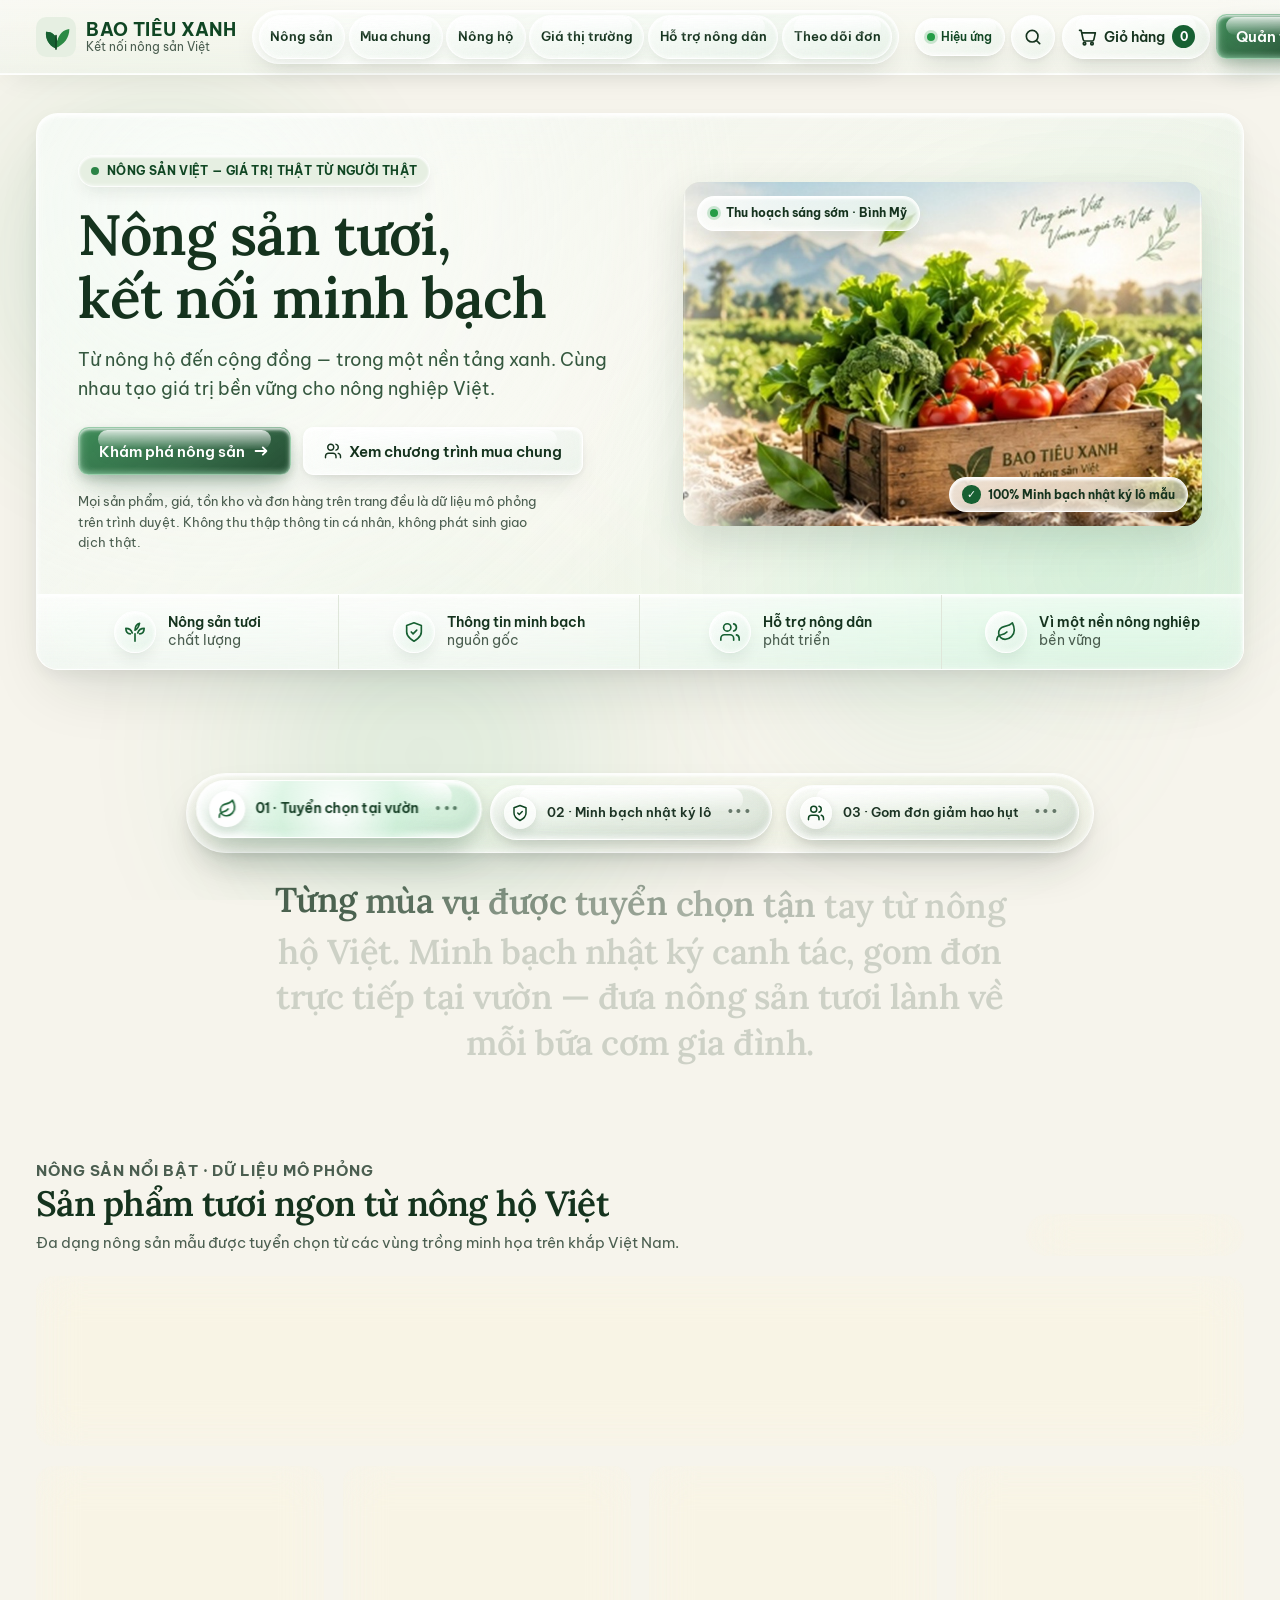
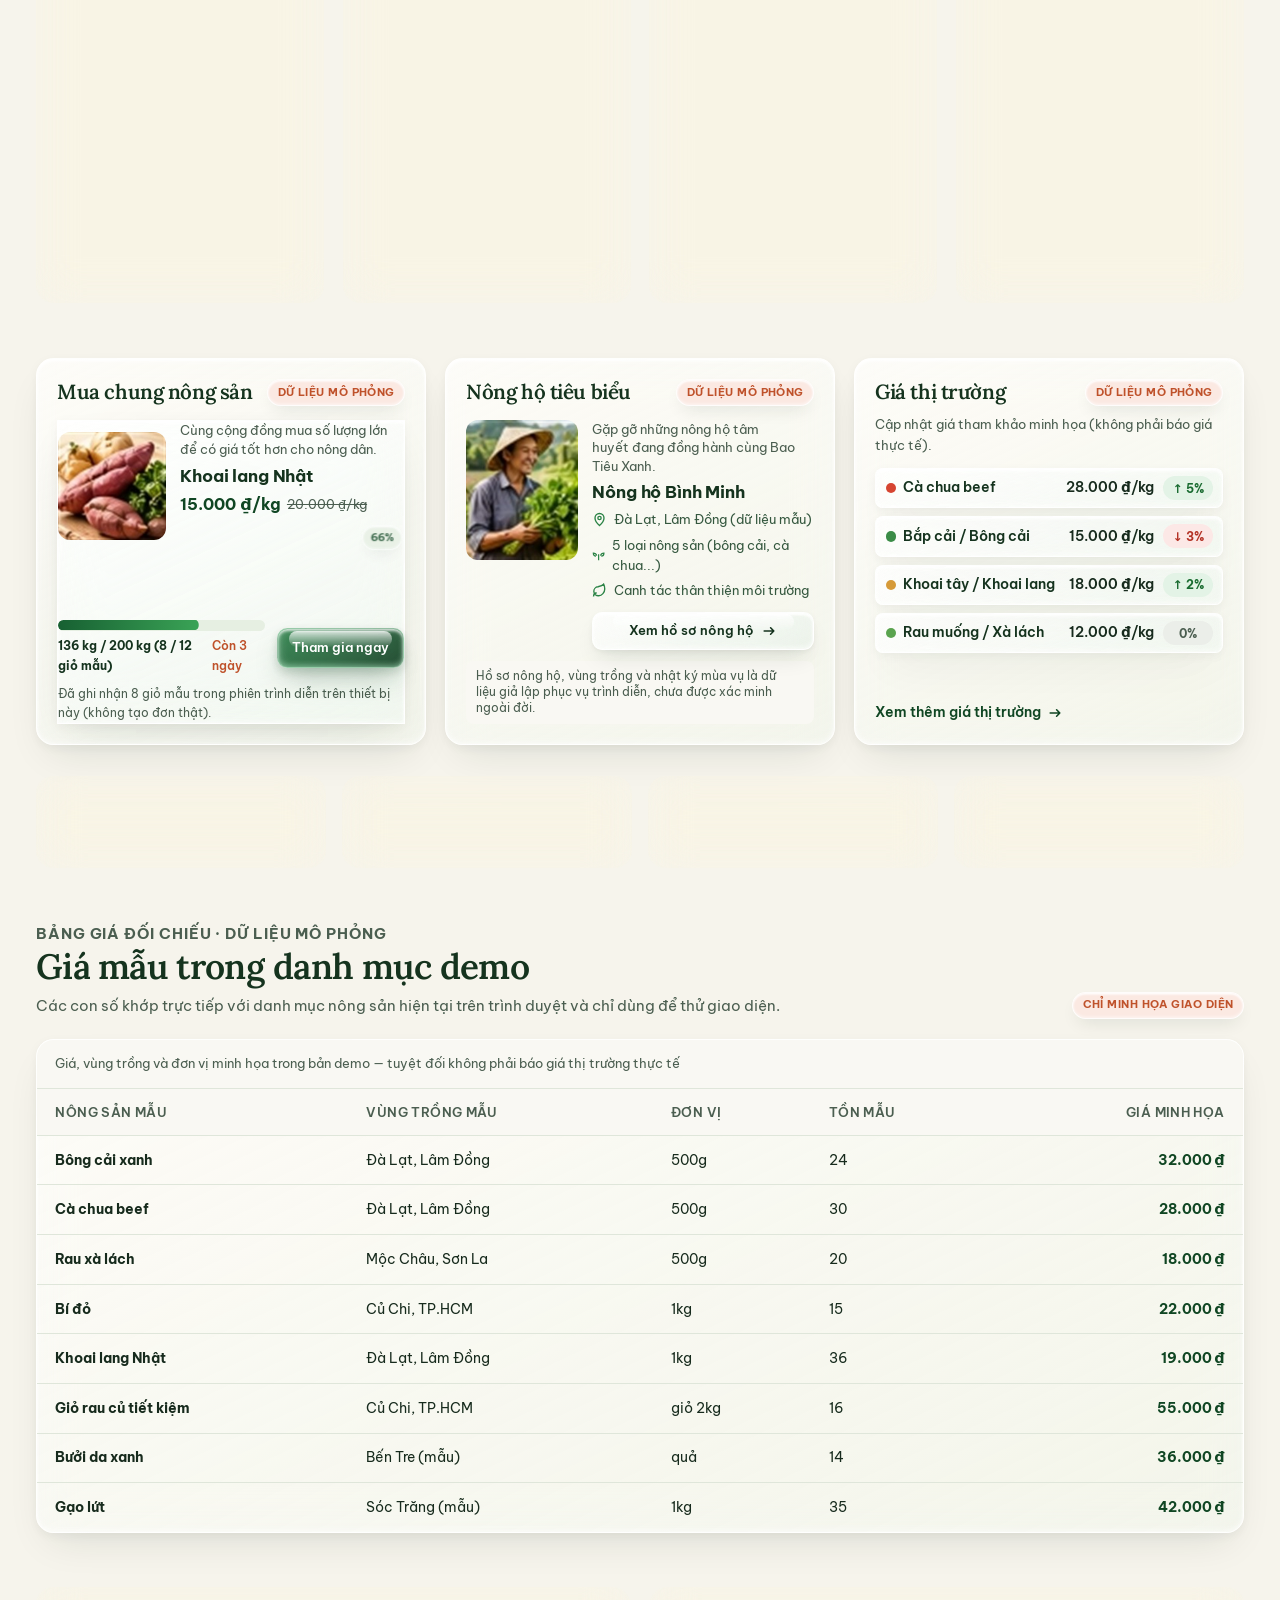
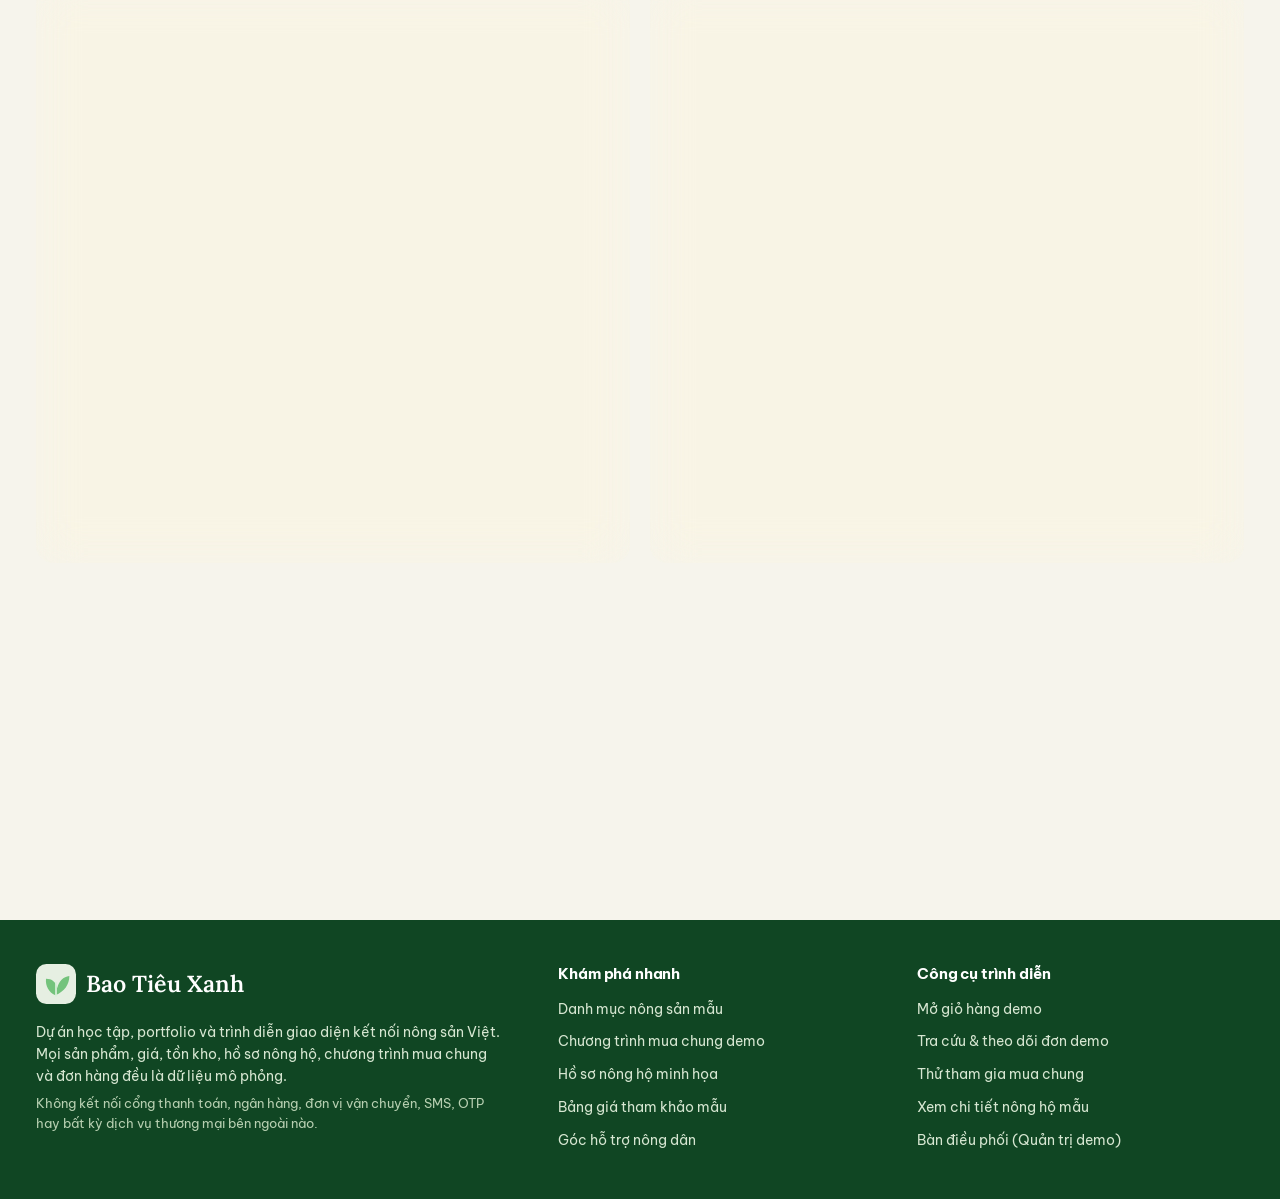
<file: index.html>
<!doctype html>
<html lang="vi" translate="no">

<head>
  <meta charset="utf-8">
  <meta name="viewport" content="width=device-width, initial-scale=1">
  <meta name="google" content="notranslate">
  <meta name="theme-color" content="#176032">
  <meta name="description"
    content="Bao Tiêu Xanh — Nền tảng trình diễn kết nối nông sản Việt minh bạch, mua chung nông sản, hồ sơ nông hộ và đặt hàng mô phỏng.">
  <link rel="preload" href="assets/fonts/lora-variable-latin.woff2" as="font" type="font/woff2" crossorigin>
  <link rel="preload" href="assets/fonts/lora-variable-vietnamese.woff2" as="font" type="font/woff2" crossorigin>
  <link rel="preload" href="assets/fonts/be-vietnam-pro-400-latin.woff2" as="font" type="font/woff2" crossorigin>
  <link rel="preload" href="assets/fonts/be-vietnam-pro-400-vietnamese.woff2" as="font" type="font/woff2"
    crossorigin>
  <link rel="stylesheet" href="styles.css">
  <script defer src="app.js"></script>
  <title>Bao Tiêu Xanh — Kết nối nông sản Việt minh bạch (Bản trình diễn)</title>
</head>

<body>
  <a class="skip-link" href="#main-content">Bỏ qua điều hướng</a>

  <!-- Optical SVG Filter for Liquid Glass Refraction & Specular Caustics -->
  <svg class="liquid-svg-defs" aria-hidden="true" focusable="false">
    <defs>
      <filter id="liquid-glass-refract" x="-10%" y="-10%" width="120%" height="120%" color-interpolation-filters="sRGB">
        <feTurbulence type="fractalNoise" baseFrequency="0.018 0.024" numOctaves="2" seed="7" result="noise" />
        <feGaussianBlur in="noise" stdDeviation="2.5" result="smoothNoise" />
        <feDisplacementMap in="SourceGraphic" in2="smoothNoise" scale="6" xChannelSelector="R" yChannelSelector="G" />
      </filter>
    </defs>
  </svg>

  <!-- Ambient Color Orbs to maximize Frosted Liquid Glass backdrop-filter depth -->
  <div class="ambient-glass-orbs" aria-hidden="true">
    <span class="glass-orb glass-orb-emerald"></span>
    <span class="glass-orb glass-orb-amber"></span>
    <span class="glass-orb glass-orb-sage"></span>
    <span class="glass-orb glass-orb-gold"></span>
  </div>

  <!-- Subtle botanical background line-art matching reference margins -->
  <div class="botanical-decor botanical-decor-left" aria-hidden="true">
    <svg viewBox="0 0 140 320" fill="none">
      <path d="M12 290C42 225 68 150 96 42" stroke="currentColor" stroke-width="1.6" stroke-linecap="round" />
      <path d="M56 184C28 172 14 148 18 124C44 130 62 152 56 184Z" stroke="currentColor" stroke-width="1.5"
        stroke-linejoin="round" />
      <path d="M68 148C98 140 116 118 114 92C86 96 68 118 68 148Z" stroke="currentColor" stroke-width="1.5"
        stroke-linejoin="round" />
      <path d="M78 110C52 96 42 74 46 50C70 58 84 80 78 110Z" stroke="currentColor" stroke-width="1.5"
        stroke-linejoin="round" />
      <path d="M88 76C112 66 126 48 124 24C100 30 88 50 88 76Z" stroke="currentColor" stroke-width="1.5"
        stroke-linejoin="round" />
    </svg>
  </div>
  <div class="botanical-decor botanical-decor-right" aria-hidden="true">
    <svg viewBox="0 0 140 320" fill="none">
      <path d="M128 290C98 225 72 150 44 42" stroke="currentColor" stroke-width="1.6" stroke-linecap="round" />
      <path d="M84 184C112 172 126 148 122 124C96 130 78 152 84 184Z" stroke="currentColor" stroke-width="1.5"
        stroke-linejoin="round" />
      <path d="M72 148C42 140 24 118 26 92C54 96 72 118 72 148Z" stroke="currentColor" stroke-width="1.5"
        stroke-linejoin="round" />
      <path d="M62 110C88 96 98 74 94 50C70 58 56 80 62 110Z" stroke="currentColor" stroke-width="1.5"
        stroke-linejoin="round" />
    </svg>
  </div>

  <div class="site-wrapper">
    <header class="site-header" id="site-header">
      <div class="scroll-progress-bar" id="scroll-progress-bar" aria-hidden="true"></div>
      <div class="container header-inner">
        <button class="menu-toggle" id="menu-toggle" type="button" aria-expanded="false"
          aria-controls="main-navigation">
          <span class="menu-toggle-lines" aria-hidden="true"></span>
          <span class="visually-hidden">Mở điều hướng</span>
        </button>

        <a class="brand-lockup" href="#home" aria-label="Bao Tiêu Xanh — Kết nối nông sản Việt, về đầu trang">
          <span class="brand-icon-wrap" aria-hidden="true">
            <svg class="brand-mark" viewBox="0 0 48 48">
              <path d="M23 41C13 36 8 27 9 16C18 16 24 21 26 30C28 20 35 13 44 12C44 25 37 35 23 41Z" fill="#2b8a44" />
              <path d="M23 41C13 36 8 27 9 16C18 16 24 21 26 30" fill="#176032" />
              <path d="M24 42V22" stroke="#124724" stroke-width="2.6" stroke-linecap="round" />
            </svg>
          </span>
          <span class="brand-text">
            <span class="brand-title">BAO TIÊU XANH</span>
            <span class="brand-subtitle">Kết nối nông sản Việt</span>
          </span>
        </a>

        <nav class="main-navigation" id="main-navigation" aria-label="Điều hướng chính">
          <a href="#san-pham">Nông sản</a>
          <a href="#mua-chung">Mua chung</a>
          <a href="#nong-ho">Nông hộ</a>
          <a href="#gia-tham-khao">Giá thị trường</a>
          <a href="#ho-tro">Hỗ trợ nông dân</a>
          <button class="nav-link" type="button" data-open-dialog="track-dialog">Theo dõi đơn</button>
          <button class="button button-small button-dark nav-admin-mobile" type="button"
            data-open-dialog="admin-dialog">Quản trị</button>
        </nav>

        <div class="header-actions">
          <button class="motion-toggle-btn" id="motion-toggle" type="button" aria-pressed="true"
            title="Bật hoặc tắt hiệu ứng chuyển động">
            <span class="motion-dot" aria-hidden="true"></span>
            <span class="motion-label" id="motion-label">Hiệu ứng</span>
          </button>

          <button class="icon-action-btn" id="search-shortcut" type="button" aria-label="Tìm kiếm nông sản">
            <svg viewBox="0 0 24 24" width="20" height="20" fill="none" stroke="currentColor" stroke-width="2"
              stroke-linecap="round" stroke-linejoin="round" aria-hidden="true">
              <circle cx="11" cy="11" r="7"></circle>
              <path d="m20 20-3.5-3.5"></path>
            </svg>
          </button>

          <button class="cart-trigger" id="cart-open" type="button" aria-haspopup="dialog" aria-controls="cart-dialog"
            aria-label="Mở giỏ hàng demo">
            <svg viewBox="0 0 24 24" width="20" height="20" fill="none" stroke="currentColor" stroke-width="2"
              stroke-linecap="round" stroke-linejoin="round" aria-hidden="true">
              <circle cx="9" cy="20" r="1.5"></circle>
              <circle cx="18" cy="20" r="1.5"></circle>
              <path d="M3 4h2l2.4 11.2a2 2 0 0 0 2 1.6h8.8a2 2 0 0 0 2-1.6L22 7H6"></path>
            </svg>
            <span class="cart-trigger-text">Giỏ hàng</span>
            <span class="cart-count" id="cart-count" aria-label="0 sản phẩm">0</span>
          </button>

          <button class="button button-dark header-admin-btn" type="button" data-open-dialog="admin-dialog">Quản trị</button>
        </div>
      </div>
    </header>

    <main id="main-content">
      <!-- HERO SECTION (Mapped to home-export.json Hero Section oT2BnE8Xo) -->
      <section class="hero-section content-section" id="home" data-scene-target="harvest">
        <div class="container">
          <div class="hero-banner-shell" id="hero-banner-shell">
            <div class="hero-main-grid">
              <div class="hero-copy-col">
                <!-- HjL21fk0e: appearEffect onMount (tween 0,1.03,0.56,1 1s) + parallaxEffect speed 140 -->
                <p class="demo-note" data-hero-enter="tag" data-parallax-speed="140">
                  <span class="demo-dot" aria-hidden="true"></span>
                  <span>NÔNG SẢN VIỆT — GIÁ TRỊ THẬT TỪ NGƯỜI THẬT</span>
                </p>
                <!-- nSbXPqmtA: appearEffect onMount (y:60, tween 0.6,0,0.38,1.01 1.1s) + parallaxEffect speed 180 + withTextReveal -->
                <h1 data-hero-enter="heading" data-parallax-speed="180" data-text-reveal>Nông sản tươi,<br>kết nối minh bạch</h1>
                <!-- StcOupOJT: appearEffect onMount (y:60, skewX:-3, tween 0.6,0,0.38,1.01 1.1s) + parallaxEffect speed 140 -->
                <p class="hero-copy" data-hero-enter="description" data-parallax-speed="140">Từ nông hộ đến cộng đồng —
                  trong một nền tảng xanh. Cùng nhau tạo giá trị bền vững cho nông nghiệp Việt.</p>
                <div class="hero-actions">
                  <!-- apCbNrzxd: appearEffect onMount (y:60, skewX:-3, tween 0.6,0,0.38,1.01 1.1s) + parallaxEffect speed 140 -->
                  <a class="button button-dark button-hero-primary" href="#san-pham" data-hero-enter="cta-primary"
                    data-parallax-speed="140">
                    <span>Khám phá nông sản</span>
                    <svg viewBox="0 0 20 20" width="18" height="18" fill="none" stroke="currentColor" stroke-width="2"
                      stroke-linecap="round" stroke-linejoin="round" aria-hidden="true">
                      <path d="M4 10h12m-4-4 4 4-4 4" />
                    </svg>
                  </a>
                  <!-- PXvYMi9dc: appearEffect onMount (y:60, skewX:-3, tween 0.6,0,0.38,1.01 1.1s) + parallaxEffect speed 140 -->
                  <a class="button button-outline button-hero-secondary" href="#mua-chung"
                    data-hero-enter="cta-secondary" data-parallax-speed="140">
                    <svg viewBox="0 0 24 24" width="18" height="18" fill="none" stroke="currentColor" stroke-width="1.9"
                      stroke-linecap="round" stroke-linejoin="round" aria-hidden="true">
                      <path d="M16 21v-2a4 4 0 0 0-4-4H6a4 4 0 0 0-4 4v2" />
                      <circle cx="9" cy="7" r="4" />
                      <path d="M22 21v-2a4 4 0 0 0-3-3.87" />
                      <path d="M16 3.13a4 4 0 0 1 0 7.75" />
                    </svg>
                    <span>Xem chương trình mua chung</span>
                  </a>
                </div>
                <p class="hero-footnote" data-hero-enter="footnote">Mọi sản phẩm, giá, tồn kho và đơn hàng trên trang
                  đều là dữ liệu mô phỏng trên trình duyệt. Không thu thập thông tin cá nhân, không phát sinh giao dịch
                  thật.</p>
              </div>

              <div class="hero-media-col">
                <!-- b3y0Udg0m: appearEffect onMount (opacity:0, scale:1.2, tween 0.44,0,0.56,1 1.6s 0s) + styleTransformEffect -->
                <div class="hero-image-card" id="hero-image-card" data-hero-enter="media" data-parallax-speed="-80">
                  <div class="hero-float-chip hero-float-chip-top" aria-hidden="true">
                    <span class="chip-pulse-dot"></span>
                    <span>Thu hoạch sáng sớm · Bình Mỹ</span>
                  </div>
                  <img src="assets/images/hero-banner.jpg"
                    alt="Thùng gỗ nông sản tươi Bao Tiêu Xanh gồm bông cải xanh, cà chua, xà lách và khoai lang trên cánh đồng mẫu"
                    width="680" height="450" fetchpriority="high">
                  <div class="hero-float-chip hero-float-chip-bottom" aria-hidden="true">
                    <span class="chip-icon-badge">✓</span>
                    <span>100% Minh bạch nhật ký lô mẫu</span>
                  </div>
                </div>
              </div>
            </div>

            <!-- 4 Platform Benefit Highlights inside Hero bottom strip -->
            <div class="hero-highlights" aria-label="Giá trị cốt lõi Bao Tiêu Xanh">
              <div class="highlight-item" data-hero-enter="highlight" style="--stagger-i: 0">
                <span class="highlight-icon" aria-hidden="true">
                  <svg viewBox="0 0 24 24" width="22" height="22" fill="none" stroke="currentColor" stroke-width="1.8"
                    stroke-linecap="round" stroke-linejoin="round">
                    <path d="M12 22v-8" />
                    <path d="M7 14c-3.5 0-5-2.5-5-6 3.5 0 6 1.5 7 5" />
                    <path d="M17 14c3.5 0 5-2.5 5-6-3.5 0-6 1.5-7 5" />
                    <path d="M12 10c0-4 2-6.5 5-7.5-1 4-2.5 6.5-5 7.5Z" />
                  </svg>
                </span>
                <div class="highlight-copy">
                  <strong>Nông sản tươi</strong>
                  <span>chất lượng</span>
                </div>
              </div>

              <div class="highlight-item" data-hero-enter="highlight" style="--stagger-i: 1">
                <span class="highlight-icon" aria-hidden="true">
                  <svg viewBox="0 0 24 24" width="22" height="22" fill="none" stroke="currentColor" stroke-width="1.8"
                    stroke-linecap="round" stroke-linejoin="round">
                    <path d="M12 22s8-4 8-10V5l-8-3-8 3v7c0 6 8 10 8 10z" />
                    <path d="m9 12 2 2 4-4" />
                  </svg>
                </span>
                <div class="highlight-copy">
                  <strong>Thông tin minh bạch</strong>
                  <span>nguồn gốc</span>
                </div>
              </div>

              <div class="highlight-item" data-hero-enter="highlight" style="--stagger-i: 2">
                <span class="highlight-icon" aria-hidden="true">
                  <svg viewBox="0 0 24 24" width="22" height="22" fill="none" stroke="currentColor" stroke-width="1.8"
                    stroke-linecap="round" stroke-linejoin="round">
                    <path d="M16 21v-2a4 4 0 0 0-4-4H6a4 4 0 0 0-4 4v2" />
                    <circle cx="9" cy="7" r="4" />
                    <path d="M22 21v-2a4 4 0 0 0-3-3.87" />
                    <path d="M16 3.13a4 4 0 0 1 0 7.75" />
                  </svg>
                </span>
                <div class="highlight-copy">
                  <strong>Hỗ trợ nông dân</strong>
                  <span>phát triển</span>
                </div>
              </div>

              <div class="highlight-item" data-hero-enter="highlight" style="--stagger-i: 3">
                <span class="highlight-icon" aria-hidden="true">
                  <svg viewBox="0 0 24 24" width="22" height="22" fill="none" stroke="currentColor" stroke-width="1.8"
                    stroke-linecap="round" stroke-linejoin="round">
                    <path d="M11 20A7 7 0 0 1 9.8 6.1C15.5 5 17 4.48 19 2c1 2 2 4.18 2 8 0 5.5-4.78 10-10 10Z" />
                    <path d="M2 21c0-3 1.85-5.36 5.08-6C9.5 14.52 12 13 13 12" />
                  </svg>
                </span>
                <div class="highlight-copy">
                  <strong>Vì một nền nông nghiệp</strong>
                  <span>bền vững</span>
                </div>
              </div>
            </div>
          </div>
        </div>
      </section>

      <!-- SUB-HERO EDITORIAL MANIFESTO (Mapped to home-export.json Sub Hero GxWICECEJ, Headline 1 iwKWyOoan withTextReveal, fYpWaNEya scrollVariantEffect & Flare ClYkQI6UH) -->
      <section class="sub-hero-manifesto" id="sub-hero-manifesto" aria-label="Tuyên ngôn minh bạch nông sản Việt">
        <div class="framer-flare" data-reveal data-reveal-type="flare" aria-hidden="true"></div>
        <div class="container sub-hero-inner">
          <div class="sub-hero-variant-rail liquid-capsule-dock" id="sub-hero-variant-rail" data-active-step="1" role="group" aria-label="Bộ nút kính lỏng 3D định hướng">
            <button class="sub-hero-step liquid-capsule is-active" type="button" data-step="1" data-scroll-to="#san-pham">
              <span class="liquid-capsule-icon" aria-hidden="true">
                <svg viewBox="0 0 24 24" width="18" height="18" fill="none" stroke="currentColor" stroke-width="2" stroke-linecap="round" stroke-linejoin="round">
                  <path d="M11 20A7 7 0 0 1 9.8 6.1C15.5 5 17 4.48 19 2c1 2 2 4.18 2 8 0 5.5-4.78 10-10 10Z"/>
                  <path d="M2 21c0-3 1.85-5.36 5.08-6C9.5 14.52 12 13 13 12"/>
                </svg>
              </span>
              <span class="liquid-capsule-label">01 · Tuyển chọn tại vườn</span>
              <span class="liquid-capsule-dots" aria-hidden="true">•••</span>
            </button>
            <button class="sub-hero-step liquid-capsule" type="button" data-step="2" data-scroll-to="#nong-ho">
              <span class="liquid-capsule-icon" aria-hidden="true">
                <svg viewBox="0 0 24 24" width="18" height="18" fill="none" stroke="currentColor" stroke-width="2" stroke-linecap="round" stroke-linejoin="round">
                  <path d="M12 22s8-4 8-10V5l-8-3-8 3v7c0 6 8 10 8 10z"/>
                  <path d="m9 12 2 2 4-4"/>
                </svg>
              </span>
              <span class="liquid-capsule-label">02 · Minh bạch nhật ký lô</span>
              <span class="liquid-capsule-dots" aria-hidden="true">•••</span>
            </button>
            <button class="sub-hero-step liquid-capsule" type="button" data-step="3" data-scroll-to="#mua-chung">
              <span class="liquid-capsule-icon" aria-hidden="true">
                <svg viewBox="0 0 24 24" width="18" height="18" fill="none" stroke="currentColor" stroke-width="2" stroke-linecap="round" stroke-linejoin="round">
                  <path d="M16 21v-2a4 4 0 0 0-4-4H6a4 4 0 0 0-4 4v2"/>
                  <circle cx="9" cy="7" r="4"/>
                  <path d="M22 21v-2a4 4 0 0 0-3-3.87"/>
                  <path d="M16 3.13a4 4 0 0 1 0 7.75"/>
                </svg>
              </span>
              <span class="liquid-capsule-label">03 · Gom đơn giảm hao hụt</span>
              <span class="liquid-capsule-dots" aria-hidden="true">•••</span>
            </button>
          </div>
          <p class="sub-hero-scrub-headline" id="sub-hero-scrub-headline" data-scroll-scrub-text>
            Từng mùa vụ được tuyển chọn tận tay từ nông hộ Việt. Minh bạch nhật ký canh tác, gom đơn trực tiếp tại vườn
            — đưa nông sản tươi lành về mỗi bữa cơm gia đình.
          </p>
        </div>
      </section>

      <!-- FEATURED PRODUCTS & CATALOG SECTION -->
      <section class="content-section products-section" id="san-pham" data-scene-target="produce">
        <div class="container">
          <div class="section-header-bar" data-reveal data-reveal-type="spring-up">
            <div class="section-heading">
              <p class="section-kicker">NÔNG SẢN NỔI BẬT · DỮ LIỆU MÔ PHỎNG</p>
              <h2 data-text-reveal>Sản phẩm tươi ngon từ nông hộ Việt</h2>
              <p>Đa dạng nông sản mẫu được tuyển chọn từ các vùng trồng minh họa trên khắp Việt Nam.</p>
            </div>
            <div class="section-header-right">
              <button class="view-all-btn" id="toggle-catalog-view" type="button">
                <span id="toggle-catalog-label">Xem tất cả</span>
                <svg viewBox="0 0 20 20" width="16" height="16" fill="none" stroke="currentColor" stroke-width="2"
                  stroke-linecap="round" stroke-linejoin="round" aria-hidden="true">
                  <path d="M4 10h12m-4-4 4 4-4 4" />
                </svg>
              </button>
            </div>
          </div>

          <div class="catalog-toolbar" data-reveal>
            <div class="catalog-controls">
              <label class="search-field">
                <span>Tìm theo tên</span>
                <div class="search-input-wrap">
                  <svg class="search-input-icon" viewBox="0 0 24 24" width="18" height="18" fill="none"
                    stroke="currentColor" stroke-width="2" stroke-linecap="round" stroke-linejoin="round"
                    aria-hidden="true">
                    <circle cx="11" cy="11" r="7"></circle>
                    <path d="m20 20-3.5-3.5"></path>
                  </svg>
                  <input id="product-search" type="search" autocomplete="off"
                    placeholder="Ví dụ: bông cải, cà chua, bưởi...">
                </div>
              </label>

              <label class="select-field">
                <span>Vùng trồng mẫu</span>
                <select id="region-filter">
                  <option value="">Tất cả vùng</option>
                </select>
              </label>

              <label class="select-field">
                <span>Khoảng giá minh họa</span>
                <select id="price-filter">
                  <option value="all">Mọi mức giá</option>
                  <option value="low">Đến 30.000 ₫</option>
                  <option value="middle">30.001–50.000 ₫</option>
                  <option value="high">Trên 50.000 ₫</option>
                </select>
              </label>

              <label class="select-field">
                <span>Sắp xếp</span>
                <select id="sort-select">
                  <option value="featured">Gợi ý</option>
                  <option value="price-asc">Giá thấp đến cao</option>
                  <option value="price-desc">Giá cao đến thấp</option>
                  <option value="name">Tên A đến Z</option>
                </select>
              </label>
            </div>

            <div class="catalog-meta-row">
              <div class="category-filter" id="category-filters" role="group" aria-label="Lọc theo nhóm nông sản"></div>
              <p class="result-count" id="results-count" aria-live="polite"></p>
            </div>
          </div>

          <div class="product-grid" id="product-grid" aria-live="polite"></div>
        </div>
      </section>

      <!-- THREE-COLUMN BENTO SHOWCASE (GROUP BUYING, FARMER PROFILES, MARKET PRICES) -->
      <div class="container bento-showcase-container">
        <div class="bento-showcase-grid">
          <!-- CARD 1: MUA CHUNG NÔNG SẢN (ksVSZX7ix story-left + iLB2S3RaZ scrollVariantEffect) -->
          <section class="bento-card group-section" id="mua-chung" data-scene-target="group" data-reveal
            data-reveal-type="story-left" data-scroll-variant="from" style="--stagger-i: 0">
            <div class="bento-card-header">
              <h2>Mua chung nông sản</h2>
              <span class="sim-pill">DỮ LIỆU MÔ PHỎNG</span>
            </div>

            <div class="group-panel">
              <div class="group-media-row">
                <div class="group-thumb-wrap">
                  <img src="assets/images/khoai-lang-nhat.jpg" alt="Khoai lang Nhật minh họa chương trình mua chung"
                    width="160" height="160">
                </div>
                <div class="group-copy">
                  <p class="group-intro-text">Cùng cộng đồng mua số lượng lớn để có giá tốt hơn cho nông dân.</p>
                  <h3 id="group-title">Khoai lang Nhật</h3>
                  <div class="group-price-tier">
                    <strong class="group-price-active">15.000&nbsp;₫/kg</strong>
                    <del class="group-price-original">20.000&nbsp;₫/kg</del>
                    <span class="group-percent-pill" id="group-percent-pill">68%</span>
                  </div>
                </div>
                <div class="group-secondary-thumb" aria-hidden="true">
                  <img src="assets/images/gio-rau-mua-chung.jpg" alt="" width="140" height="120">
                </div>
              </div>

              <div class="group-progress">
                <div class="group-bar-row">
                  <div class="group-bar-col">
                    <progress class="visually-hidden" id="group-progress" value="8" max="12">68%</progress>
                    <div class="group-meter-track" aria-hidden="true">
                      <span class="group-meter-fill" id="group-meter-fill" style="transform: scaleX(0.68)"></span>
                    </div>
                    <div class="progress-labels">
                      <strong id="group-progress-label">136 kg / 200 kg (8 / 12 giỏ mẫu)</strong>
                      <span class="group-countdown">Còn 3 ngày</span>
                    </div>
                  </div>
                  <button class="button button-dark button-group-join" type="button"
                    data-open-dialog="group-dialog">Tham gia ngay</button>
                </div>
                <p class="group-progress-note" id="group-progress-note">Tiến độ mô phỏng cục bộ trên trình duyệt, không
                  tạo đơn hay nghĩa vụ mua thật.</p>
              </div>
            </div>
          </section>

          <!-- CARD 2: NÔNG HỘ TIÊU BIỂU (qDUqTHgyi spring-up) -->
          <section class="bento-card farmer-section" id="nong-ho" data-scene-target="farm" data-reveal
            data-reveal-type="spring-up" style="--stagger-i: 1">
            <div class="bento-card-header">
              <h2>Nông hộ tiêu biểu</h2>
              <span class="sim-pill">DỮ LIỆU MÔ PHỎNG</span>
            </div>

            <div class="farmer-record">
              <div class="farmer-card-grid">
                <div class="farmer-avatar-wrap">
                  <img src="assets/images/nong-ho-binh-minh.jpg" alt="Chân dung minh họa đại diện Nông hộ Bình Minh"
                    width="160" height="200">
                </div>
                <div class="farmer-record-main">
                  <p class="farmer-intro-text">Gặp gỡ những nông hộ tâm huyết đang đồng hành cùng Bao Tiêu Xanh.</p>
                  <h3>Nông hộ Bình Minh</h3>
                  <dl class="farmer-facts">
                    <div>
                      <dt>
                        <svg viewBox="0 0 20 20" width="15" height="15" fill="none" stroke="currentColor"
                          stroke-width="1.8" aria-hidden="true">
                          <path d="M10 18s6-5.2 6-10a6 6 0 1 0-12 0c0 4.8 6 10 6 10Z" />
                          <circle cx="10" cy="8" r="2.2" />
                        </svg>
                        <span class="visually-hidden">Khu vực mẫu:</span>
                      </dt>
                      <dd>Đà Lạt, Lâm Đồng (dữ liệu mẫu)</dd>
                    </div>
                    <div>
                      <dt>
                        <svg viewBox="0 0 20 20" width="15" height="15" fill="none" stroke="currentColor"
                          stroke-width="1.8" aria-hidden="true">
                          <path d="M10 17V8" />
                          <path d="M6 11c-2.5 0-4-1.8-4-4.5 2.5 0 4.5 1.2 5.2 3.8" />
                          <path d="M14 11c2.5 0 4-1.8 4-4.5-2.5 0-4.5 1.2-5.2 3.8" />
                        </svg>
                        <span class="visually-hidden">Sản phẩm minh họa:</span>
                      </dt>
                      <dd>5 loại nông sản (bông cải, cà chua...)</dd>
                    </div>
                    <div>
                      <dt>
                        <svg viewBox="0 0 20 20" width="15" height="15" fill="none" stroke="currentColor"
                          stroke-width="1.8" aria-hidden="true">
                          <path d="M9 17A6 6 0 0 1 8 5c4.5-1 6-1.5 7.5-3.5.8 1.6 1.5 3.4 1.5 6.5 0 4.6-3.8 9-8 9Z" />
                          <path d="M2 18c0-2.5 1.5-4.4 4.2-5" />
                        </svg>
                        <span class="visually-hidden">Phương thức mẫu:</span>
                      </dt>
                      <dd>Canh tác thân thiện môi trường</dd>
                    </div>
                  </dl>
                  <button class="button button-outline button-farmer-more" type="button"
                    data-open-dialog="farmer-dialog">
                    <span>Xem hồ sơ nông hộ</span>
                    <svg viewBox="0 0 20 20" width="16" height="16" fill="none" stroke="currentColor" stroke-width="2"
                      stroke-linecap="round" stroke-linejoin="round" aria-hidden="true">
                      <path d="M4 10h12m-4-4 4 4-4 4" />
                    </svg>
                  </button>
                </div>
              </div>
              <p class="farmer-disclaimer">Hồ sơ nông hộ, vùng trồng và nhật ký mùa vụ là dữ liệu giả lập phục vụ trình
                diễn, chưa được xác minh ngoài đời.</p>
            </div>
          </section>

          <!-- CARD 3: GIÁ THỊ TRƯỜNG (dkNurMcjR story-right) -->
          <section class="bento-card market-card-section" id="gia-thi-truong-card" data-reveal
            data-reveal-type="story-right" style="--stagger-i: 2">
            <div class="bento-card-header">
              <h2>Giá thị trường</h2>
              <span class="sim-pill">DỮ LIỆU MÔ PHỎNG</span>
            </div>
            <p class="market-card-subtitle">Cập nhật giá tham khảo minh họa (không phải báo giá thực tế).</p>

            <ul class="market-quick-list" id="market-quick-list" aria-label="Bảng tóm tắt giá tham khảo minh họa">
              <li class="market-quick-item">
                <span class="market-item-name">
                  <span class="market-dot market-dot-red" aria-hidden="true"></span>
                  <strong>Cà chua beef</strong>
                </span>
                <span class="market-item-price">28.000&nbsp;₫/kg</span>
                <span class="market-trend trend-up" aria-label="Tăng 5 phần trăm mô phỏng">↑ 5%</span>
              </li>
              <li class="market-quick-item">
                <span class="market-item-name">
                  <span class="market-dot market-dot-green" aria-hidden="true"></span>
                  <strong>Bắp cải / Bông cải</strong>
                </span>
                <span class="market-item-price">15.000&nbsp;₫/kg</span>
                <span class="market-trend trend-down" aria-label="Giảm 3 phần trăm mô phỏng">↓ 3%</span>
              </li>
              <li class="market-quick-item">
                <span class="market-item-name">
                  <span class="market-dot market-dot-gold" aria-hidden="true"></span>
                  <strong>Khoai tây / Khoai lang</strong>
                </span>
                <span class="market-item-price">18.000&nbsp;₫/kg</span>
                <span class="market-trend trend-up" aria-label="Tăng 2 phần trăm mô phỏng">↑ 2%</span>
              </li>
              <li class="market-quick-item">
                <span class="market-item-name">
                  <span class="market-dot market-dot-leaf" aria-hidden="true"></span>
                  <strong>Rau muống / Xà lách</strong>
                </span>
                <span class="market-item-price">12.000&nbsp;₫/kg</span>
                <span class="market-trend trend-neutral" aria-label="Không đổi 0 phần trăm mô phỏng">0%</span>
              </li>
            </ul>

            <a class="market-more-link" href="#gia-tham-khao">
              <span>Xem thêm giá thị trường</span>
              <svg viewBox="0 0 20 20" width="16" height="16" fill="none" stroke="currentColor" stroke-width="2"
                stroke-linecap="round" stroke-linejoin="round" aria-hidden="true">
                <path d="M4 10h12m-4-4 4 4-4 4" />
              </svg>
            </a>
          </section>
        </div>
      </div>

      <!-- SUSTAINABILITY & FARMER SUPPORT 4-CARD FEATURE STRIP (kEdkOUsev tween-up) -->
      <section class="content-section value-section" id="minh-bach" data-scene-target="farm">
        <div class="container">
          <div class="visually-hidden">
            <h2>Cam kết minh bạch và định hướng bền vững trong bản trình diễn</h2>
          </div>
          <div class="value-feature-grid">
            <article class="value-feature-card" data-reveal data-reveal-type="tween-up" style="--stagger-i: 0">
              <span class="value-feature-icon" aria-hidden="true">
                <svg viewBox="0 0 24 24" width="24" height="24" fill="none" stroke="currentColor" stroke-width="1.8"
                  stroke-linecap="round" stroke-linejoin="round">
                  <path d="M12 22s8-4 8-10V5l-8-3-8 3v7c0 6 8 10 8 10z" />
                  <path d="m9 12 2 2 4-4" />
                </svg>
              </span>
              <div>
                <h3>Truy xuất nguồn gốc</h3>
                <p>Minh bạch thông tin nông sản mẫu & vùng trồng giả lập</p>
              </div>
            </article>

            <article class="value-feature-card" data-reveal data-reveal-type="tween-up" style="--stagger-i: 1">
              <span class="value-feature-icon" aria-hidden="true">
                <svg viewBox="0 0 24 24" width="24" height="24" fill="none" stroke="currentColor" stroke-width="1.8"
                  stroke-linecap="round" stroke-linejoin="round">
                  <path d="M11 20A7 7 0 0 1 9.8 6.1C15.5 5 17 4.48 19 2c1 2 2 4.18 2 8 0 5.5-4.78 10-10 10Z" />
                  <path d="M2 21c0-3 1.85-5.36 5.08-6C9.5 14.52 12 13 13 12" />
                </svg>
              </span>
              <div>
                <h3>Nông sản tươi mỗi ngày</h3>
                <p>Từ nông hộ đến tay người tiêu dùng qua gói định kỳ mẫu</p>
              </div>
            </article>

            <article class="value-feature-card" data-reveal data-reveal-type="tween-up" style="--stagger-i: 2">
              <span class="value-feature-icon" aria-hidden="true">
                <svg viewBox="0 0 24 24" width="24" height="24" fill="none" stroke="currentColor" stroke-width="1.8"
                  stroke-linecap="round" stroke-linejoin="round">
                  <path d="M16 21v-2a4 4 0 0 0-4-4H6a4 4 0 0 0-4 4v2" />
                  <circle cx="9" cy="7" r="4" />
                  <path d="M22 21v-2a4 4 0 0 0-3-3.87" />
                  <path d="M16 3.13a4 4 0 0 1 0 7.75" />
                </svg>
              </span>
              <div>
                <h3>Hỗ trợ nông dân</h3>
                <p>Kết nối kỹ thuật, giảm lãng phí và chủ động đầu ra mẫu</p>
              </div>
            </article>

            <article class="value-feature-card" data-reveal data-reveal-type="tween-up" style="--stagger-i: 3">
              <span class="value-feature-icon" aria-hidden="true">
                <svg viewBox="0 0 24 24" width="24" height="24" fill="none" stroke="currentColor" stroke-width="1.8"
                  stroke-linecap="round" stroke-linejoin="round">
                  <path d="M6 2 3 6v14a2 2 0 0 0 2 2h14a2 2 0 0 0 2-2V6l-3-4Z" />
                  <path d="M3 6h18" />
                  <path d="M16 10a4 4 0 0 1-8 0" />
                </svg>
              </span>
              <div>
                <h3>Bao bì thân thiện</h3>
                <p>Vì môi trường xanh - sạch - đẹp và tiêu dùng bền vững</p>
              </div>
            </article>
          </div>
        </div>
      </section>

      <!-- FULL SAMPLE MARKET PRICE TABLE SECTION -->
      <section class="content-section market-section" id="gia-tham-khao">
        <div class="container">
          <div class="section-header-bar" data-reveal data-reveal-type="spring-up">
            <div class="section-heading">
              <p class="section-kicker">BẢNG GIÁ ĐỐI CHIẾU · DỮ LIỆU MÔ PHỎNG</p>
              <h2 data-text-reveal>Giá mẫu trong danh mục demo</h2>
              <p>Các con số khớp trực tiếp với danh mục nông sản hiện tại trên trình duyệt và chỉ dùng để thử giao diện.
              </p>
            </div>
            <div class="section-header-right">
              <span class="sim-pill">CHỈ MINH HỌA GIAO DIỆN</span>
            </div>
          </div>

          <div class="market-table-wrap" data-reveal data-reveal-type="spring-up">
            <table>
              <caption>Giá, vùng trồng và đơn vị minh họa trong bản demo — tuyệt đối không phải báo giá thị trường thực
                tế</caption>
              <thead>
                <tr>
                  <th scope="col">Nông sản mẫu</th>
                  <th scope="col">Vùng trồng mẫu</th>
                  <th scope="col">Đơn vị</th>
                  <th scope="col">Tồn mẫu</th>
                  <th scope="col">Giá minh họa</th>
                </tr>
              </thead>
              <tbody id="market-table-body"></tbody>
            </table>
          </div>
        </div>
      </section>

      <!-- FARMER SUPPORT, ORDER WORKFLOW & FAQ SECTIONS -->
      <div class="container lower-sections-grid">
        <section class="content-section support-section" id="ho-tro">
          <div class="section-heading" data-reveal data-reveal-type="spring-up">
            <p class="section-kicker">ĐỒNG HÀNH CÙNG NÔNG HỘ</p>
            <h2 data-text-reveal>Góc hỗ trợ nông dân</h2>
            <p>Các mục nội dung được dựng để trình diễn điều hướng, không thay thế tư vấn kỹ thuật chuyên môn.</p>
          </div>
          <div class="support-list">
            <details open data-reveal data-reveal-type="tween-up" style="--stagger-i: 0">
              <summary>Nhật ký mùa vụ mẫu & truy xuất lô thu hoạch</summary>
              <p>Ví dụ ghi nhận ngày xuống giống, chăm sóc, thu hoạch và mã lô hàng để minh họa giao diện minh bạch
                thông tin. Không chứa dữ liệu của nông hộ thật.</p>
            </details>
            <details data-reveal data-reveal-type="tween-up" style="--stagger-i: 1">
              <summary>Tận dụng nông sản chưa đồng đều hình thức</summary>
              <p>Mô phỏng giải pháp phân loại nông sản ngoại hình chưa đồng đều thành túi rau tiết kiệm, giúp giảm thất
                thoát sau thu hoạch trong mô hình học tập.</p>
            </details>
            <details data-reveal data-reveal-type="tween-up" style="--stagger-i: 2">
              <summary>Ghi nhận sâu bệnh & điều kiện canh tác tổng quát</summary>
              <p>Ghi rõ thời điểm, biểu hiện quan sát được và điều kiện thời tiết; việc xử lý ngoài thực tế cần theo
                hướng dẫn của cơ quan chuyên môn nông nghiệp.</p>
            </details>
            <details data-reveal data-reveal-type="tween-up" style="--stagger-i: 3">
              <summary>Danh mục vật tư nông nghiệp minh họa</summary>
              <p>Chỉ là bố cục trình diễn thông tin. Không giới thiệu thương hiệu, liều lượng hay khuyến nghị sử dụng
                chế phẩm cụ thể.</p>
            </details>
          </div>
        </section>

        <section class="content-section workflow-section" id="cach-hoat-dong">
          <div class="section-heading" data-reveal data-reveal-type="tween-down">
            <p class="section-kicker">QUY TRÌNH MÔ PHỎNG CỤC BỘ</p>
            <h2 data-text-reveal>Hành trình đặt hàng demo</h2>
            <p>Ba thao tác chạy hoàn toàn trong trình duyệt để người xem kiểm thử luồng thương mại nông sản.</p>
          </div>
          <ol class="workflow-list">
            <li data-reveal data-reveal-type="tween-up" style="--stagger-i: 0">
              <span>Chọn nông sản & kiểm tra tồn mẫu</span>
              <p>Tìm kiếm, lọc theo vùng trồng hoặc mức giá và thêm mặt hàng mẫu vào giỏ.</p>
            </li>
            <li data-reveal data-reveal-type="tween-up" style="--stagger-i: 1">
              <span>Tạo đơn demo an toàn quyền riêng tư</span>
              <p>Không yêu cầu nhập họ tên, số điện thoại hay địa chỉ cá nhân thật.</p>
            </li>
            <li data-reveal data-reveal-type="tween-up" style="--stagger-i: 2">
              <span>Theo dõi trạng thái & giữ tồn 24 giờ</span>
              <p>Dùng mã đơn <code>BTX-…</code> để tra cứu lịch sử hoặc chuyển trạng thái trong Bàn điều phối demo.</p>
            </li>
          </ol>
          <div class="retention-box" data-reveal data-reveal-type="tween-up" style="--stagger-i: 3">
            <p class="retention-note">Đơn chờ xác nhận giữ tồn mô phỏng tối đa 24 giờ. Khi hết hạn hoặc hủy/từ chối, hệ
              thống demo tự động hoàn trả tồn mẫu đúng một lần.</p>
            <div class="retention-actions">
              <button class="button button-outline button-small" type="button" data-open-dialog="track-dialog">Mở tra
                cứu đơn demo</button>
              <button class="button button-dark button-small" type="button" data-open-dialog="admin-dialog">Mở quản trị
                demo</button>
            </div>
          </div>
        </section>
      </div>

      <section class="content-section faq-section" id="cau-hoi">
        <div class="container">
          <div class="section-heading" data-reveal data-reveal-type="spring-up">
            <p class="section-kicker">RANH GIỚI PHÁP LÝ & TRÌNH DIỄN</p>
            <h2 data-text-reveal>Câu hỏi thường gặp</h2>
            <p>Những giới hạn quan trọng giúp phân biệt rõ bản trình diễn học tập với hoạt động thương mại thực tế.</p>
          </div>
          <div class="faq-list faq-grid">
            <details data-reveal data-reveal-type="spring-up" style="--stagger-i: 0">
              <summary>Đây có phải cửa hàng đang bán hàng thật không?</summary>
              <p>Không. Đây là website phục vụ học tập, portfolio và thi cuộc thi; hoàn toàn không có giao dịch thương
                mại hay giao nhận hàng hóa thật.</p>
            </details>
            <details data-reveal data-reveal-type="spring-up" style="--stagger-i: 1">
              <summary>Thông tin nguồn gốc và nông hộ đã được xác minh chưa?</summary>
              <p>Chưa. Mọi tên nông hộ, vùng trồng, nhãn "Hữu cơ (mô phỏng)" và phương thức canh tác đều là dữ liệu giả
                lập để minh họa thiết kế giao diện.</p>
            </details>
            <details data-reveal data-reveal-type="spring-up" style="--stagger-i: 2">
              <summary>Đơn hàng và giỏ hàng demo được lưu ở đâu?</summary>
              <p>Tất cả trạng thái chỉ lưu trong <code>localStorage</code> của trình duyệt trên thiết bị của bạn. Không
                có dữ liệu nào được gửi tới máy chủ bên ngoài.</p>
            </details>
            <details data-reveal data-reveal-type="spring-up" style="--stagger-i: 3">
              <summary>Bảng quản trị demo có dùng để bảo mật thật không?</summary>
              <p>Không. Bàn điều phối demo là công cụ thao tác cục bộ giúp người chấm thi và khách xem thử nghiệm
                thêm/sửa sản phẩm, duyệt đơn và chỉnh mục tiêu mua chung.</p>
            </details>
          </div>
        </div>
      </section>
    </main>

    <footer class="site-footer">
      <div class="container footer-inner">
        <div class="footer-brand-col">
          <a class="brand-footer" href="#home">
            <span class="brand-icon-wrap" aria-hidden="true">
              <svg class="brand-mark" viewBox="0 0 48 48">
                <path d="M23 41C13 36 8 27 9 16C18 16 24 21 26 30C28 20 35 13 44 12C44 25 37 35 23 41Z"
                  fill="#74c37c" />
                <path d="M24 42V22" stroke="#d9f0db" stroke-width="2.6" stroke-linecap="round" />
              </svg>
            </span>
            <span>Bao Tiêu Xanh</span>
          </a>
          <p>Dự án học tập, portfolio và trình diễn giao diện kết nối nông sản Việt. Mọi sản phẩm, giá, tồn kho, hồ sơ
            nông hộ, chương trình mua chung và đơn hàng đều là dữ liệu mô phỏng.</p>
          <p class="footer-legal">Không kết nối cổng thanh toán, ngân hàng, đơn vị vận chuyển, SMS, OTP hay bất kỳ dịch
            vụ thương mại bên ngoài nào.</p>
        </div>

        <div class="footer-links-col">
          <h3>Khám phá nhanh</h3>
          <ul>
            <li><a href="#san-pham">Danh mục nông sản mẫu</a></li>
            <li><a href="#mua-chung">Chương trình mua chung demo</a></li>
            <li><a href="#nong-ho">Hồ sơ nông hộ minh họa</a></li>
            <li><a href="#gia-tham-khao">Bảng giá tham khảo mẫu</a></li>
            <li><a href="#ho-tro">Góc hỗ trợ nông dân</a></li>
          </ul>
        </div>

        <div class="footer-links-col">
          <h3>Công cụ trình diễn</h3>
          <ul>
            <li><button class="footer-action-link" type="button" data-open-dialog="cart-dialog">Mở giỏ hàng
                demo</button></li>
            <li><button class="footer-action-link" type="button" data-open-dialog="track-dialog">Tra cứu & theo dõi đơn
                demo</button></li>
            <li><button class="footer-action-link" type="button" data-open-dialog="group-dialog">Thử tham gia mua
                chung</button></li>
            <li><button class="footer-action-link" type="button" data-open-dialog="farmer-dialog">Xem chi tiết nông hộ
                mẫu</button></li>
            <li><button class="footer-action-link" type="button" data-open-dialog="admin-dialog">Bàn điều phối (Quản trị
                demo)</button></li>
          </ul>
        </div>
      </div>
    </footer>

    <!-- MOBILE BOTTOM NAVIGATION BAR (MATCHING SMARTPHONE REFERENCE VIEW) -->
    <nav class="mobile-bottom-nav" aria-label="Điều hướng nhanh trên di động">
      <a class="mobile-nav-item is-active" href="#home">
        <svg viewBox="0 0 24 24" width="20" height="20" fill="none" stroke="currentColor" stroke-width="2"
          stroke-linecap="round" stroke-linejoin="round" aria-hidden="true">
          <path d="m3 9 9-7 9 7v11a2 2 0 0 1-2 2H5a2 2 0 0 1-2-2z" />
          <polyline points="9 22 9 12 15 12 15 22" />
        </svg>
        <span>Trang chủ</span>
      </a>
      <a class="mobile-nav-item" href="#san-pham">
        <svg viewBox="0 0 24 24" width="20" height="20" fill="none" stroke="currentColor" stroke-width="2"
          stroke-linecap="round" stroke-linejoin="round" aria-hidden="true">
          <path d="M11 20A7 7 0 0 1 9.8 6.1C15.5 5 17 4.48 19 2c1 2 2 4.18 2 8 0 5.5-4.78 10-10 10Z" />
          <path d="M2 21c0-3 1.85-5.36 5.08-6C9.5 14.52 12 13 13 12" />
        </svg>
        <span>Nông sản</span>
      </a>
      <a class="mobile-nav-item" href="#mua-chung">
        <svg viewBox="0 0 24 24" width="20" height="20" fill="none" stroke="currentColor" stroke-width="2"
          stroke-linecap="round" stroke-linejoin="round" aria-hidden="true">
          <path d="M16 21v-2a4 4 0 0 0-4-4H6a4 4 0 0 0-4 4v2" />
          <circle cx="9" cy="7" r="4" />
          <path d="M22 21v-2a4 4 0 0 0-3-3.87" />
          <path d="M16 3.13a4 4 0 0 1 0 7.75" />
        </svg>
        <span>Mua chung</span>
      </a>
      <button class="mobile-nav-item" type="button" data-open-dialog="track-dialog">
        <svg viewBox="0 0 24 24" width="20" height="20" fill="none" stroke="currentColor" stroke-width="2"
          stroke-linecap="round" stroke-linejoin="round" aria-hidden="true">
          <path d="M14 2H6a2 2 0 0 0-2 2v16a2 2 0 0 0 2 2h12a2 2 0 0 0 2-2V8z" />
          <polyline points="14 2 14 8 20 8" />
          <line x1="16" y1="13" x2="8" y2="13" />
          <line x1="16" y1="17" x2="8" y2="17" />
        </svg>
        <span>Đơn hàng</span>
      </button>
      <button class="mobile-nav-item" type="button" data-open-dialog="admin-dialog">
        <svg viewBox="0 0 24 24" width="20" height="20" fill="none" stroke="currentColor" stroke-width="2"
          stroke-linecap="round" stroke-linejoin="round" aria-hidden="true">
          <circle cx="12" cy="8" r="4" />
          <path d="M20 21a8 8 0 1 0-16 0" />
        </svg>
        <span>Tài khoản</span>
      </button>
    </nav>
  </div>

  <!-- DIALOG 1: PRODUCT DETAIL -->
  <dialog class="dialog-panel" id="product-dialog" aria-labelledby="product-dialog-title">
    <div class="dialog-heading">
      <div>
        <span class="sim-pill">CHI TIẾT NÔNG SẢN MẪU</span>
        <h2 id="product-dialog-title">Chi tiết nông sản mẫu</h2>
      </div>
      <button class="close-button" type="button" data-close-dialog="product-dialog"
        aria-label="Đóng chi tiết">Đóng</button>
    </div>
    <div id="product-detail"></div>
  </dialog>

  <!-- DIALOG 2: SHOPPING CART & SIMULATED CHECKOUT -->
  <dialog class="dialog-panel" id="cart-dialog" aria-labelledby="cart-title">
    <div class="dialog-heading">
      <div>
        <span class="sim-pill">GIỎ HÀNG & ĐẶT ĐƠN MÔ PHỎNG</span>
        <h2 id="cart-title">Giỏ hàng demo</h2>
      </div>
      <button class="close-button" type="button" data-close-dialog="cart-dialog"
        aria-label="Đóng giỏ hàng">Đóng</button>
    </div>
    <div id="cart-lines"></div>
    <div class="cart-summary">
      <div class="demo-checkout-options">
        <label for="checkout-schedule">
          <span>Hình thức nhận hàng minh họa (không thu thập địa chỉ thật)</span>
          <select id="checkout-schedule" name="schedule">
            <option value="Giao tiêu chuẩn trong ngày (mô phỏng)">Giao tiêu chuẩn trong ngày (mô phỏng)</option>
            <option value="Gói định kỳ hằng tuần (mô phỏng)">Gói định kỳ hằng tuần (mô phỏng)</option>
            <option value="Nhận tại điểm gom cộng đồng (mô phỏng)">Nhận tại điểm gom cộng đồng (mô phỏng)</option>
          </select>
        </label>
        <label for="checkout-note">
          <span>Ghi chú đơn demo (tùy chọn, không nhập thông tin cá nhân)</span>
          <input id="checkout-note" type="text" maxlength="100" autocomplete="off"
            placeholder="Ví dụ: Chọn bắp cải nhỏ, giao buổi sáng...">
        </label>
      </div>
      <p class="cart-total-row">
        <span>Tổng tiền minh họa</span>
        <strong id="cart-total">0&nbsp;₫</strong>
      </p>
      <button class="button button-dark button-wide" id="place-order" type="button">Tạo đơn demo</button>
      <p class="form-note">Không nhập thông tin cá nhân. Nút này chỉ tạo mã đơn mô phỏng lưu cục bộ trong trình duyệt và
        giữ tồn mẫu tối đa 24 giờ.</p>
      <div class="checkout-result" id="checkout-result" aria-live="polite"></div>
    </div>
  </dialog>

  <!-- DIALOG 3: ORDER TRACKING -->
  <dialog class="dialog-panel" id="track-dialog" aria-labelledby="track-title">
    <div class="dialog-heading">
      <div>
        <span class="sim-pill">TRA CỨU TRẠNG THÁI MÔ PHỎNG</span>
        <h2 id="track-title">Theo dõi đơn demo</h2>
      </div>
      <button class="close-button" type="button" data-close-dialog="track-dialog"
        aria-label="Đóng theo dõi đơn">Đóng</button>
    </div>
    <p class="dialog-intro">Nhập mã đơn được tạo trên trình duyệt này hoặc chọn nhanh từ danh sách đơn demo vừa tạo bên
      dưới.</p>
    <form id="track-form" class="inline-form">
      <label for="track-code">Mã đơn demo</label>
      <div class="inline-form-row">
        <input id="track-code" name="code" autocomplete="off" required maxlength="32" placeholder="BTX-…">
        <button class="button button-dark" type="submit">Tra cứu</button>
      </div>
    </form>
    <div id="recent-orders-bar" class="recent-orders-bar" aria-live="polite"></div>
    <div id="track-result" class="track-result" aria-live="polite"></div>
  </dialog>

  <!-- DIALOG 4: GROUP BUYING PARTICIPATION -->
  <dialog class="dialog-panel" id="group-dialog" aria-labelledby="group-dialog-title">
    <div class="dialog-heading">
      <div>
        <span class="sim-pill">CHƯƠNG TRÌNH MUA CHUNG MẪU</span>
        <h2 id="group-dialog-title">Thử tham gia mua chung</h2>
      </div>
      <button class="close-button" type="button" data-close-dialog="group-dialog"
        aria-label="Đóng chương trình">Đóng</button>
    </div>
    <p class="dialog-intro">Lượt tham gia chỉ cập nhật thanh tiến độ mô phỏng trong trình duyệt này, hoàn toàn không tạo
      đơn mua bán thật và không thu tiền.</p>
    <div class="group-tier-preview">
      <div>
        <span>Mức giá lẻ mẫu</span>
        <strong>20.000&nbsp;₫/kg</strong>
      </div>
      <div>
        <span>Mức giá gom chung mẫu</span>
        <strong class="text-brand">15.000&nbsp;₫/kg (-25%)</strong>
      </div>
    </div>
    <form id="group-form" class="stacked-form">
      <label for="group-quantity">Số giỏ mẫu đăng ký thử</label>
      <select id="group-quantity" name="quantity">
        <option value="1">1 giỏ mẫu (tương đương ~15 kg)</option>
        <option value="2">2 giỏ mẫu (tương đương ~30 kg)</option>
        <option value="3">3 giỏ mẫu (tương đương ~45 kg)</option>
      </select>
      <button class="button button-dark button-wide" type="submit">Cập nhật lượt demo</button>
    </form>
  </dialog>

  <!-- DIALOG 5: FARMER PROFILES DETAIL -->
  <dialog class="dialog-panel" id="farmer-dialog" aria-labelledby="farmer-dialog-title">
    <div class="dialog-heading">
      <div>
        <span class="sim-pill">HỒ SƠ NÔNG HỘ GIẢ LẬP</span>
        <h2 id="farmer-dialog-title">Hồ sơ nông hộ đồng hành (Dữ liệu mẫu)</h2>
      </div>
      <button class="close-button" type="button" data-close-dialog="farmer-dialog"
        aria-label="Đóng hồ sơ nông hộ">Đóng</button>
    </div>
    <p class="dialog-intro">Các hồ sơ dưới đây được xây dựng nhằm minh họa cách trình bày vùng trồng, nhật ký mùa vụ và
      liên kết sản phẩm. Không phải chứng nhận hay cam kết thương mại thật.</p>
    <div class="farmer-profiles-modal-list">
      <article class="farmer-modal-card">
        <div class="farmer-modal-head">
          <img src="assets/images/nong-ho-binh-minh.jpg" alt="Minh họa Nông hộ Bình Minh" width="76" height="76">
          <div>
            <span class="sim-pill">HỒ SƠ MẪU #01</span>
            <h3>Nông hộ Bình Minh</h3>
            <p>Khu vực mẫu: Đà Lạt, Lâm Đồng · Mô hình luân canh rau củ ôn đới</p>
          </div>
        </div>
        <p>Ghi chép nhật ký xuống giống bông cải xanh, cà chua beef và khoai lang Nhật theo từng lô thu hoạch mẫu. Ưu
          tiên phân ủ hữu cơ và tưới nhỏ giọt tiết kiệm nước.</p>
        <div class="farmer-modal-actions">
          <button class="button button-light button-small" type="button" data-filter-region="Đà Lạt, Lâm Đồng">Xem nông
            sản vùng Đà Lạt</button>
        </div>
      </article>

      <article class="farmer-modal-card">
        <div class="farmer-modal-head">
          <div class="farmer-modal-avatar-svg" aria-hidden="true">🌿</div>
          <div>
            <span class="sim-pill">HỒ SƠ MẪU #02</span>
            <h3>Vườn Ven Sông & Nông hộ Củ Chi</h3>
            <p>Khu vực mẫu: Củ Chi, TP.HCM · Mô hình rau ăn lá và củ quả theo mùa</p>
          </div>
        </div>
        <p>Minh họa mô hình cung ứng bí đỏ và túi rau củ tiết kiệm giúp giảm lãng phí nông sản chưa đồng đều về kích
          thước sau thu hoạch.</p>
        <div class="farmer-modal-actions">
          <button class="button button-light button-small" type="button" data-filter-region="Củ Chi, TP.HCM">Xem nông
            sản vùng Củ Chi</button>
        </div>
      </article>

      <article class="farmer-modal-card">
        <div class="farmer-modal-head">
          <div class="farmer-modal-avatar-svg" aria-hidden="true">🌱</div>
          <div>
            <span class="sim-pill">HỒ SƠ MẪU #03</span>
            <h3>Tổ hợp tác Mộc Châu Xanh (Mẫu)</h3>
            <p>Khu vực mẫu: Mộc Châu, Sơn La · Rau xà lách và rau ôn đới</p>
          </div>
        </div>
        <p>Hồ sơ giả lập minh họa quy trình thu hoạch sáng sớm, đóng gói giấy thân thiện môi trường và cập nhật tồn mẫu
          theo ngày.</p>
        <div class="farmer-modal-actions">
          <button class="button button-light button-small" type="button" data-filter-region="Mộc Châu, Sơn La">Xem nông
            sản vùng Mộc Châu</button>
        </div>
      </article>
    </div>
  </dialog>

  <!-- DIALOG 6: DEMO ADMINISTRATION -->
  <dialog class="dialog-panel admin-dialog" id="admin-dialog" aria-labelledby="admin-title">
    <div class="dialog-heading">
      <div>
        <span class="sim-pill">QUẢN TRỊ CỤC BỘ · KHÔNG XÁC THỰC</span>
        <h2 id="admin-title">Bàn điều phối demo</h2>
        <p class="dialog-intro">Dữ liệu lưu cục bộ trên thiết bị này. Khu vực không có xác thực, chỉ phục vụ kiểm thử
          tính năng demo.</p>
      </div>
      <button class="close-button" type="button" data-close-dialog="admin-dialog"
        aria-label="Đóng quản trị">Đóng</button>
    </div>

    <div class="admin-shell" data-ui="admin">
      <div class="admin-top-bar">
        <div class="admin-overview" id="admin-overview"></div>
        <div class="admin-utility-actions">
          <button class="button button-light button-small" id="admin-export-orders" type="button">Xuất đơn CSV</button>
          <button class="button button-light button-small" id="admin-restore-defaults" type="button">Khôi phục dữ liệu
            mẫu</button>
        </div>
      </div>

      <div class="admin-tabs" role="tablist" aria-label="Khu vực quản trị demo">
        <button id="tab-products" type="button" role="tab" aria-selected="true" aria-controls="admin-products-panel">Sản
          phẩm</button>
        <button id="tab-orders" type="button" role="tab" aria-selected="false" aria-controls="admin-orders-panel">Đơn
          demo</button>
        <button id="tab-group" type="button" role="tab" aria-selected="false" aria-controls="admin-group-panel">Mua
          chung</button>
      </div>

      <section id="admin-products-panel" role="tabpanel" aria-labelledby="tab-products">
        <div id="admin-products"></div>
        <form id="admin-product-form" class="admin-product-form">
          <h3 id="admin-form-title">Thêm sản phẩm mẫu</h3>
          <input type="hidden" name="productId">
          <div class="admin-form-grid">
            <label>Tên sản phẩm<input name="name" required minlength="2" maxlength="56"
                placeholder="Ví dụ: Cà rốt Đà Lạt"></label>
            <label>Nhóm<input name="category" required maxlength="32" value="Rau củ"></label>
            <label>Đơn vị<input name="unit" required maxlength="20" value="500g"></label>
            <label>Giá mẫu (VND)<input name="price" required type="number" min="1" max="1000000000" step="1"
                placeholder="25000"></label>
            <label>Tồn mẫu<input name="stock" required type="number" min="0" max="1000000" step="1"
                placeholder="20"></label>
            <label>Vùng trồng mẫu<input name="region" required maxlength="56" placeholder="Đà Lạt, Lâm Đồng"></label>
          </div>
          <label>Mô tả mẫu<textarea name="description" rows="2" maxlength="180" required
              placeholder="Mô tả ngắn gọn về mặt hàng minh họa..."></textarea></label>
          <div class="admin-form-actions">
            <button class="button button-dark" type="submit" id="admin-save-product">Thêm sản phẩm</button>
            <button class="text-button" type="button" id="admin-reset-form" hidden>Hủy sửa</button>
          </div>
        </form>
      </section>

      <section id="admin-orders-panel" role="tabpanel" aria-labelledby="tab-orders" hidden>
        <div id="admin-orders"></div>
      </section>

      <section id="admin-group-panel" role="tabpanel" aria-labelledby="tab-group" hidden>
        <p class="admin-empty" id="admin-group-summary"></p>
        <form id="admin-group-form" class="admin-product-form">
          <h3>Chương trình mua chung mẫu</h3>
          <label for="admin-group-name">Tên chương trình</label>
          <input id="admin-group-name" name="title" required maxlength="48">
          <label for="admin-group-goal">Mục tiêu giỏ mẫu</label>
          <input id="admin-group-goal" name="goal" type="number" min="1" max="500" step="1" required>
          <p class="form-note">Tên và mục tiêu chỉ đổi phần trình diễn cục bộ; không mở bán hay thu tiền.</p>
          <div class="admin-form-actions">
            <button class="button button-dark" type="submit">Lưu chương trình mẫu</button>
            <button class="text-button" id="admin-group-reset" type="button">Đặt lại lượt demo</button>
          </div>
        </form>
      </section>
    </div>
  </dialog>

  <div class="toast" id="toast" role="status" aria-live="polite"></div>
</body>

</html>
</file>
<file: styles.css>
@font-face {
  font-family: "Lora";
  src: url("assets/fonts/lora-variable-latin.woff2") format("woff2"),
       url("../assets/fonts/lora-variable-latin.woff2") format("woff2");
  font-weight: 400 700;
  font-style: normal;
  font-display: swap;
  unicode-range: U+0000-00FF, U+0131, U+0152-0153, U+02BB-02BC, U+02C6, U+02DA, U+02DC, U+2000-206F, U+20AC, U+2122;
}

@font-face {
  font-family: "Lora";
  src: url("assets/fonts/lora-variable-vietnamese.woff2") format("woff2"),
       url("../assets/fonts/lora-variable-vietnamese.woff2") format("woff2");
  font-weight: 400 700;
  font-style: normal;
  font-display: swap;
  unicode-range: U+0102-0103, U+0110-0111, U+0128-0129, U+0168-0169, U+01A0-01A1, U+01AF-01B0, U+0300-0301, U+0303-0304, U+0308-0309, U+0323, U+0329, U+1EA0-1EF9;
}

@font-face {
  font-family: "Be Vietnam Pro";
  src: url("assets/fonts/be-vietnam-pro-400-latin.woff2") format("woff2"),
       url("../assets/fonts/be-vietnam-pro-400-latin.woff2") format("woff2");
  font-weight: 400;
  font-style: normal;
  font-display: swap;
  unicode-range: U+0000-00FF, U+0131, U+0152-0153, U+02BB-02BC, U+02C6, U+02DA, U+02DC, U+2000-206F, U+20AC, U+2122;
}

@font-face {
  font-family: "Be Vietnam Pro";
  src: url("assets/fonts/be-vietnam-pro-400-vietnamese.woff2") format("woff2"),
       url("../assets/fonts/be-vietnam-pro-400-vietnamese.woff2") format("woff2");
  font-weight: 400;
  font-style: normal;
  font-display: swap;
  unicode-range: U+0102-0103, U+0110-0111, U+0128-0129, U+0168-0169, U+01A0-01A1, U+01AF-01B0, U+0300-0301, U+0303-0304, U+0308-0309, U+0323, U+0329, U+1EA0-1EF9;
}

@font-face {
  font-family: "Be Vietnam Pro";
  src: url("assets/fonts/be-vietnam-pro-600-latin.woff2") format("woff2"),
       url("../assets/fonts/be-vietnam-pro-600-latin.woff2") format("woff2");
  font-weight: 600;
  font-style: normal;
  font-display: swap;
  unicode-range: U+0000-00FF, U+0131, U+0152-0153, U+02BB-02BC, U+02C6, U+02DA, U+02DC, U+2000-206F, U+20AC, U+2122;
}

@font-face {
  font-family: "Be Vietnam Pro";
  src: url("assets/fonts/be-vietnam-pro-600-vietnamese.woff2") format("woff2"),
       url("../assets/fonts/be-vietnam-pro-600-vietnamese.woff2") format("woff2");
  font-weight: 600;
  font-style: normal;
  font-display: swap;
  unicode-range: U+0102-0103, U+0110-0111, U+0128-0129, U+0168-0169, U+01A0-01A1, U+01AF-01B0, U+0300-0301, U+0303-0304, U+0308-0309, U+0323, U+0329, U+1EA0-1EF9;
}

@font-face {
  font-family: "Be Vietnam Pro";
  src: url("assets/fonts/be-vietnam-pro-700-latin.woff2") format("woff2"),
       url("../assets/fonts/be-vietnam-pro-700-latin.woff2") format("woff2");
  font-weight: 700;
  font-style: normal;
  font-display: swap;
  unicode-range: U+0000-00FF, U+0131, U+0152-0153, U+02BB-02BC, U+02C6, U+02DA, U+02DC, U+2000-206F, U+20AC, U+2122;
}

@font-face {
  font-family: "Be Vietnam Pro";
  src: url("assets/fonts/be-vietnam-pro-700-vietnamese.woff2") format("woff2"),
       url("../assets/fonts/be-vietnam-pro-700-vietnamese.woff2") format("woff2");
  font-weight: 700;
  font-style: normal;
  font-display: swap;
  unicode-range: U+0102-0103, U+0110-0111, U+0128-0129, U+0168-0169, U+01A0-01A1, U+01AF-01B0, U+0300-0301, U+0303-0304, U+0308-0309, U+0323, U+0329, U+1EA0-1EF9;
}

:root {
  color-scheme: light;
  /* Reference Cream & Botanical Green Palette */
  --brand: #176032;
  --brand-strong: #104623;
  --brand-hover: #135029;
  --green: #2b8346;
  --green-leaf: #4d9a46;
  --green-dark: #15331e;
  --green-mid: #35583f;
  --green-muted: #556b5b;
  --green-pale: #e6efe2;
  --green-wash: #eff4ea;
  --paper: #f6f4ec;
  --paper-warm: #faf8f2;
  --surface: #ffffff;
  --surface-subtle: #f9f8f3;
  --amber: #e08b28;
  --terracotta: #d96831;
  --sim-bg: #fbe9e2;
  --sim-text: #bf522b;
  --error: #b43225;
  --ink: #172b1d;
  --muted: #4b5e50;
  --line: #dfe6da;
  --line-strong: #c8d5c2;
  --focus-ring: #b86b00;

  /* Typography */
  --font-display: "Lora", "Times New Roman", "Be Vietnam Pro", serif;
  --font-body: "Be Vietnam Pro", system-ui, -apple-system, "Segoe UI", Arial, sans-serif;
  --text-xs: 0.78rem;
  --text-small: 0.875rem;
  --text-body: 1rem;
  --text-lead: clamp(1rem, 0.95rem + 0.25vw, 1.125rem);
  --text-heading: clamp(1.55rem, 1.2rem + 1.4vw, 2.2rem);
  --text-display: clamp(2.25rem, 1.55rem + 2.6vw, 3.55rem);
  --leading-display: 1.12;
  --leading-heading: 1.2;
  --leading-body: 1.6;

  /* Weights */
  --weight-regular: 400;
  --weight-medium: 500;
  --weight-semibold: 600;
  --weight-bold: 700;

  /* Spacing & Radii */
  --space-1: 0.5rem;
  --space-2: 1rem;
  --space-3: 1.5rem;
  --space-4: 2rem;
  --space-5: 3rem;
  --container-max: 1240px;
  --page-gutter: clamp(1rem, 3vw, 2.25rem);
  --radius-sm: 0.5rem;
  --radius-control: 0.65rem;
  --radius-card: 1.1rem;
  --radius-lg: 1.35rem;
  --radius-pill: 999px;
  --shadow-card: 0 8px 26px -6px rgba(20, 52, 30, 0.07), 0 2px 6px -1px rgba(20, 52, 30, 0.04);
  --shadow-hover: 0 16px 34px -8px rgba(20, 52, 30, 0.13), 0 4px 10px -2px rgba(20, 52, 30, 0.06);
  --ease-out: cubic-bezier(0.23, 1, 0.32, 1);
  --ease-in-out: cubic-bezier(0.77, 0, 0.175, 1);
  --ease-drawer: cubic-bezier(0.32, 0.72, 0, 1);
  --ease-out-quart: cubic-bezier(0.25, 1, 0.5, 1);
  --ease-out-expo: cubic-bezier(0.16, 1, 0.3, 1);
  /* Framer home-export.json curves */
  --framer-tween-tag: cubic-bezier(0, 1.03, 0.56, 1);
  --framer-tween-hero: cubic-bezier(0.6, 0, 0.38, 1.01);
  --framer-tween-media: cubic-bezier(0.44, 0, 0.56, 1);
  --framer-spring-card: cubic-bezier(0.22, 1.08, 0.36, 1);
  --framer-spring-physics: cubic-bezier(0.22, 1, 0.36, 1);
  --dur-press: 140ms;
  --dur-ui: 200ms;
  --dur-modal: 240ms;
  --dur-hero: 1100ms;
}

*,
*::before,
*::after {
  box-sizing: border-box;
}

html {
  scroll-behavior: smooth;
  scroll-padding-top: 5.25rem;
  overflow-x: clip;
}

body {
  margin: 0;
  color: var(--ink);
  background-color: var(--paper);
  font-family: var(--font-body);
  font-size: var(--text-body);
  line-height: var(--leading-body);
  text-rendering: optimizeLegibility;
  overflow-x: clip;
}

button,
input,
select,
textarea {
  font: inherit;
}

button,
a,
summary {
  -webkit-tap-highlight-color: transparent;
}

button {
  color: inherit;
}

img,
svg {
  max-width: 100%;
  display: block;
}

a {
  color: inherit;
}

h1,
h2,
h3,
p {
  margin-top: 0;
}

h1,
h2 {
  font-family: var(--font-display);
  font-weight: 600;
  line-height: var(--leading-heading);
  letter-spacing: -0.02em;
  text-wrap: balance;
}

h3 {
  font-family: var(--font-body);
  font-weight: var(--weight-bold);
  line-height: 1.3;
  letter-spacing: -0.01em;
}

p {
  text-wrap: pretty;
}

::selection {
  color: #fff;
  background: var(--brand);
}

:focus-visible {
  outline: 3px solid var(--focus-ring);
  outline-offset: 2px;
}

[hidden] {
  display: none !important;
}

.visually-hidden {
  position: absolute !important;
  width: 1px !important;
  height: 1px !important;
  padding: 0 !important;
  margin: -1px !important;
  overflow: hidden !important;
  clip: rect(0, 0, 0, 0) !important;
  white-space: nowrap !important;
  border: 0 !important;
}

.skip-link {
  position: fixed;
  z-index: 200;
  top: 0.75rem;
  left: 0.75rem;
  padding: 0.75rem 1.1rem;
  border-radius: var(--radius-control);
  color: #fff;
  background: var(--brand-strong);
  font-weight: var(--weight-semibold);
  text-decoration: none;
  transform: translateY(-200%);
  transition: transform 180ms var(--ease-out);
}

.skip-link:focus {
  transform: translateY(0);
}

/* Decorative botanical background sprigs — scroll-linked rotation (loHhh3Amj: -35deg to 38deg) */
.botanical-decor {
  position: fixed;
  z-index: 0;
  pointer-events: none;
  color: #9eb997;
  opacity: 0.55;
  width: 120px;
  transform-origin: bottom center;
  transform: translate3d(0, var(--decor-y, 0px), 0) rotate(var(--scroll-rotate, -18deg));
  transition: transform 120ms linear;
}

.botanical-decor-left {
  top: 26%;
  left: -18px;
}

.botanical-decor-right {
  bottom: 14%;
  right: -18px;
  transform: translate3d(0, calc(var(--decor-y, 0px) * -0.8), 0) rotate(calc(var(--scroll-rotate, -18deg) * -0.85));
}

.site-wrapper {
  position: relative;
  z-index: 1;
}

.container {
  width: min(var(--container-max), calc(100% - var(--page-gutter) * 2));
  margin-inline: auto;
}

/* ==========================================
   HEADER & NAVIGATION
   ========================================== */
.site-header {
  position: sticky;
  top: 0;
  z-index: 50;
  background: rgba(250, 248, 242, 0.94);
  backdrop-filter: blur(12px);
  border-bottom: 1px solid var(--line);
  transition: box-shadow 240ms var(--ease-out), background-color 240ms ease;
}

.site-header.is-scrolled {
  background: rgba(255, 255, 255, 0.96);
  box-shadow: 0 10px 30px -10px rgba(18, 52, 29, 0.12);
}

.scroll-progress-bar {
  position: absolute;
  top: 0;
  left: 0;
  right: 0;
  height: 3px;
  background: linear-gradient(90deg, #176032 0%, #3aa356 60%, #d69a38 100%);
  transform-origin: left center;
  transform: scaleX(0);
  pointer-events: none;
  z-index: 55;
}

.header-inner {
  display: flex;
  align-items: center;
  justify-content: space-between;
  min-height: 4.6rem;
  gap: 1rem;
}

.brand-lockup {
  display: inline-flex;
  align-items: center;
  gap: 0.65rem;
  text-decoration: none;
  flex-shrink: 0;
}

.brand-icon-wrap {
  width: 2.5rem;
  height: 2.5rem;
  display: grid;
  place-items: center;
  border-radius: 0.65rem;
  background: var(--green-pale);
  flex-shrink: 0;
}

.brand-mark {
  width: 2rem;
  height: 2rem;
}

.brand-text {
  display: flex;
  flex-direction: column;
}

.brand-title {
  color: var(--brand-strong);
  font-size: 1.15rem;
  font-weight: var(--weight-bold);
  letter-spacing: 0.02em;
  line-height: 1.15;
}

.brand-subtitle {
  color: var(--muted);
  font-size: 0.76rem;
  line-height: 1.2;
}

.main-navigation {
  display: flex;
  align-items: center;
  gap: clamp(0.45rem, 1vw, 1.1rem);
}

.main-navigation a,
.nav-link {
  min-height: 44px;
  display: inline-flex;
  align-items: center;
  padding: 0.35rem 0.2rem;
  border: 0;
  background: transparent;
  color: var(--green-dark);
  font-size: 0.88rem;
  font-weight: var(--weight-semibold);
  text-decoration: none;
  white-space: nowrap;
  cursor: pointer;
  transition: color 160ms ease;
}

.main-navigation a:hover,
.nav-link:hover {
  color: var(--brand);
}

.button.nav-admin-mobile {
  display: none;
}

.header-actions {
  display: flex;
  align-items: center;
  gap: 0.42rem;
  flex-shrink: 0;
}

.motion-toggle-btn {
  min-height: 38px;
  display: inline-flex;
  align-items: center;
  gap: 0.4rem;
  padding: 0.3rem 0.7rem;
  border: 1px solid var(--line-strong);
  border-radius: var(--radius-pill);
  background: var(--green-pale);
  color: var(--brand-strong);
  font-size: 0.78rem;
  font-weight: var(--weight-semibold);
  cursor: pointer;
  transition: background-color 180ms ease, transform var(--dur-press) var(--ease-out);
}

.motion-dot {
  width: 0.5rem;
  height: 0.5rem;
  border-radius: 50%;
  background: #249c46;
  box-shadow: 0 0 0 3px rgba(36, 156, 70, 0.22);
  transition: background-color 180ms ease, box-shadow 180ms ease;
}

.motion-toggle-btn[aria-pressed="false"] {
  background: var(--surface-subtle);
  color: var(--muted);
  border-color: var(--line);
}

.motion-toggle-btn[aria-pressed="false"] .motion-dot {
  background: #9aa59b;
  box-shadow: none;
}

.icon-action-btn {
  width: 44px;
  height: 44px;
  display: inline-grid;
  place-items: center;
  border: 1px solid var(--line);
  border-radius: 50%;
  background: var(--surface);
  color: var(--green-dark);
  cursor: pointer;
  transition: background-color 160ms ease, border-color 160ms ease, transform 150ms var(--ease-out);
}

.cart-trigger {
  position: relative;
  min-height: 44px;
  display: inline-flex;
  align-items: center;
  gap: 0.45rem;
  padding: 0.4rem 0.85rem;
  border: 1px solid var(--line);
  border-radius: var(--radius-pill);
  background: var(--surface);
  color: var(--green-dark);
  font-size: var(--text-small);
  font-weight: var(--weight-semibold);
  cursor: pointer;
  transition: background-color 160ms ease, border-color 160ms ease, transform 150ms var(--ease-out);
}

.cart-count {
  display: inline-grid;
  min-width: 1.45rem;
  height: 1.45rem;
  place-items: center;
  padding: 0 0.35rem;
  border-radius: var(--radius-pill);
  color: #fff;
  background: var(--brand);
  font-size: 0.76rem;
  font-weight: var(--weight-bold);
  font-variant-numeric: tabular-nums;
}

.menu-toggle {
  display: none;
  width: 44px;
  height: 44px;
  place-items: center;
  border: 1px solid var(--line);
  border-radius: var(--radius-control);
  background: var(--surface);
  cursor: pointer;
}

.menu-toggle-lines,
.menu-toggle-lines::before,
.menu-toggle-lines::after {
  width: 1.2rem;
  height: 2px;
  display: block;
  background: var(--brand-strong);
  border-radius: 2px;
}

.menu-toggle-lines {
  position: relative;
  transition: background-color var(--dur-ui) ease;
}

.menu-toggle-lines::before,
.menu-toggle-lines::after {
  position: absolute;
  left: 0;
  content: "";
  transition: transform var(--dur-ui) var(--ease-out);
}

.menu-toggle-lines::before {
  top: -0.36rem;
}

.menu-toggle-lines::after {
  top: 0.36rem;
}

.menu-toggle[aria-expanded="true"] .menu-toggle-lines {
  background-color: transparent;
}

.menu-toggle[aria-expanded="true"] .menu-toggle-lines::before {
  transform: translateY(0.36rem) rotate(45deg);
}

.menu-toggle[aria-expanded="true"] .menu-toggle-lines::after {
  transform: translateY(-0.36rem) rotate(-45deg);
}

/* ==========================================
   BUTTONS & BADGES
   ========================================== */
.button {
  min-height: 44px;
  display: inline-flex;
  align-items: center;
  justify-content: center;
  gap: 0.45rem;
  padding: 0.6rem 1.15rem;
  border: 1px solid transparent;
  border-radius: var(--radius-control);
  color: var(--green-dark);
  background: var(--green-pale);
  font-size: 0.92rem;
  font-weight: var(--weight-semibold);
  text-align: center;
  text-decoration: none;
  white-space: nowrap;
  cursor: pointer;
  transition: background-color 160ms ease, color 160ms ease, border-color 160ms ease, transform 150ms var(--ease-out);
}

.button:active,
.icon-action-btn:active,
.cart-trigger:active,
.favorite-button:active,
.category-filter button:active,
.view-all-btn:active,
.recent-order-chip:active {
  transform: scale(0.97);
  transition-duration: var(--dur-press);
}

.button.is-added {
  background: #1f7a3f;
  border-color: #1f7a3f;
  color: #fff;
}

.button-dark {
  color: #fff;
  background: var(--brand);
}

.button-light,
.button-outline {
  color: var(--green-dark);
  background: var(--surface);
  border-color: var(--line-strong);
}

.button-small {
  min-height: 40px;
  padding: 0.4rem 0.85rem;
  font-size: var(--text-small);
}

.button-wide {
  width: 100%;
}

.button[disabled] {
  color: #67776a;
  background: #e3e9e0;
  border-color: transparent;
  cursor: not-allowed;
  transform: none !important;
}

.text-link,
.text-button {
  min-height: 42px;
  display: inline-flex;
  align-items: center;
  gap: 0.3rem;
  padding: 0.3rem 0.5rem;
  border: 0;
  background: transparent;
  color: var(--brand-strong);
  font-weight: var(--weight-semibold);
  text-decoration: underline;
  text-underline-offset: 0.22em;
  cursor: pointer;
}

.sim-pill {
  display: inline-flex;
  align-items: center;
  padding: 0.22rem 0.6rem;
  border-radius: var(--radius-pill);
  background: var(--sim-bg);
  color: var(--sim-text);
  font-size: 0.7rem;
  font-weight: var(--weight-bold);
  letter-spacing: 0.04em;
  text-transform: uppercase;
  white-space: nowrap;
}

/* ==========================================
   HERO SECTION (MATCHING REFERENCE)
   ========================================== */
.hero-section {
  padding-top: 1.25rem;
  padding-bottom: 1.5rem;
}

.hero-banner-shell {
  position: relative;
  background: linear-gradient(108deg, #faf8f1 0%, #f3f1e6 46%, #e4eedb 100%);
  border: 1px solid var(--line);
  border-radius: var(--radius-lg);
  box-shadow: var(--shadow-card);
  overflow: hidden;
}

.hero-particles-canvas {
  position: absolute;
  inset: 0;
  width: 100%;
  height: 100%;
  pointer-events: none;
  z-index: 0;
}

.hero-main-grid {
  position: relative;
  z-index: 1;
  display: grid;
  grid-template-columns: minmax(0, 1.05fr) minmax(0, 0.95fr);
  align-items: center;
  gap: clamp(1.25rem, 2.5vw, 2.5rem);
  padding: clamp(1.5rem, 3.2vw, 2.75rem);
}

.demo-note {
  display: inline-flex;
  align-items: center;
  gap: 0.5rem;
  padding: 0.32rem 0.75rem;
  margin-bottom: 1rem;
  border-radius: var(--radius-pill);
  background: var(--green-pale);
  color: var(--brand-strong);
  font-size: 0.76rem;
  font-weight: var(--weight-bold);
  letter-spacing: 0.03em;
}

.demo-dot {
  width: 0.5rem;
  height: 0.5rem;
  border-radius: 50%;
  background: var(--green);
  flex-shrink: 0;
}

.hero-copy-col h1 {
  margin-bottom: 1rem;
  color: var(--green-dark);
  font-size: var(--text-display);
  line-height: var(--leading-display);
}

.hero-copy {
  max-width: 48ch;
  margin-bottom: 1.5rem;
  color: var(--green-mid);
  font-size: var(--text-lead);
}

.hero-actions {
  display: flex;
  flex-wrap: wrap;
  align-items: center;
  gap: 0.75rem;
}

.button-hero-primary,
.button-hero-secondary {
  min-height: 48px;
  padding-inline: 1.25rem;
  border-radius: var(--radius-control);
}

.hero-footnote {
  max-width: 54ch;
  margin: 1rem 0 0;
  color: var(--muted);
  font-size: 0.8rem;
}

.hero-image-card {
  position: relative;
  border-radius: var(--radius-card);
  overflow: hidden;
  background: #e8efe0;
  box-shadow: 0 16px 38px rgba(21, 51, 30, 0.14);
  transform-style: preserve-3d;
  transform: scale(var(--hero-scroll-scale, 1));
  transition: transform 280ms var(--framer-spring-physics), box-shadow 280ms var(--framer-spring-physics);
}

.hero-image-card img {
  width: 100%;
  height: auto;
  aspect-ratio: 16 / 10.6;
  object-fit: cover;
  animation: framer-hero-media-scale 1600ms var(--framer-tween-media) 0ms backwards;
  transition: transform 650ms var(--framer-spring-physics);
}

.hero-float-chip {
  position: absolute;
  z-index: 3;
  display: inline-flex;
  align-items: center;
  gap: 0.45rem;
  padding: 0.42rem 0.78rem;
  border-radius: var(--radius-pill);
  background: rgba(255, 255, 255, 0.92);
  backdrop-filter: blur(8px);
  border: 1px solid rgba(255, 255, 255, 0.85);
  box-shadow: 0 8px 22px rgba(16, 42, 24, 0.16);
  color: var(--green-dark);
  font-size: 0.76rem;
  font-weight: var(--weight-bold);
  pointer-events: none;
  transition: transform 320ms var(--framer-spring-physics);
}

.hero-float-chip-top {
  top: 0.85rem;
  left: 0.85rem;
  animation: framer-hero-up 950ms var(--framer-spring-card) 380ms backwards;
}

.hero-float-chip-bottom {
  right: 0.85rem;
  bottom: 0.85rem;
  animation: framer-hero-up 950ms var(--framer-spring-card) 480ms backwards;
}

.chip-pulse-dot {
  width: 0.5rem;
  height: 0.5rem;
  border-radius: 50%;
  background: #249c46;
  box-shadow: 0 0 0 3px rgba(36, 156, 70, 0.22);
}

.chip-icon-badge {
  width: 1.15rem;
  height: 1.15rem;
  display: inline-grid;
  place-items: center;
  border-radius: 50%;
  background: var(--brand);
  color: #fff;
  font-size: 0.68rem;
}

/* ==========================================
   FRAMER HERO ENTRANCE (home-export.json onMount)
   - HjL21fk0e (tag): x:-64, tween 0,1.03,0.56,1 1s
   - nSbXPqmtA (heading): y:52, tween 0.6,0,0.38,1.01 1.1s
   - StcOupOJT (description): y:52, skewX:-3deg, tween 0.6,0,0.38,1.01 1.1s
   - apCbNrzxd / PXvYMi9dc (buttons): y:52, skewX:-3deg, tween 0.6,0,0.38,1.01 1.1s
   - b3y0Udg0m (media): opacity:0, scale:1.2, tween 0.44,0,0.56,1 1.6s
   ========================================== */
[data-parallax-speed] {
  translate: 0 var(--parallax-y, 0px);
}

[data-hero-enter="tag"] {
  animation: framer-hero-tag 1100ms var(--framer-tween-tag) 60ms backwards;
}

[data-hero-enter="heading"] {
  animation: framer-hero-up 1150ms var(--framer-tween-hero) 120ms backwards;
}

[data-hero-enter="description"] {
  animation: framer-hero-skew-up 1150ms var(--framer-tween-hero) 220ms backwards;
}

[data-hero-enter="cta-primary"] {
  animation: framer-hero-skew-up 1150ms var(--framer-tween-hero) 310ms backwards;
}

[data-hero-enter="cta-secondary"] {
  animation: framer-hero-skew-up 1150ms var(--framer-tween-hero) 390ms backwards;
}

[data-hero-enter="footnote"] {
  animation: framer-hero-up 1000ms var(--framer-tween-hero) 460ms backwards;
}

[data-hero-enter="media"] {
  animation: framer-hero-fade 1300ms var(--framer-tween-media) 0ms backwards;
}

[data-hero-enter="highlight"] {
  animation: framer-hero-up 1100ms var(--framer-tween-hero) calc(320ms + var(--stagger-i, 0) * 90ms) backwards;
}

@keyframes framer-hero-tag {
  from {
    opacity: 0;
    transform: translate3d(-240px, 0, 0);
  }
  to {
    opacity: 1;
    transform: translate3d(0, 0, 0);
  }
}

@keyframes framer-hero-up {
  from {
    opacity: 0;
    transform: translate3d(0, 60px, 0);
  }
  to {
    opacity: 1;
    transform: translate3d(0, 0, 0);
  }
}

@keyframes framer-hero-skew-up {
  from {
    opacity: 0;
    transform: translate3d(0, 60px, 0) skewX(-3deg);
  }
  to {
    opacity: 1;
    transform: translate3d(0, 0, 0) skewX(0deg);
  }
}

@keyframes framer-hero-media-scale {
  from {
    opacity: 0;
    transform: scale(1.24);
  }
  to {
    opacity: 1;
    transform: scale(1);
  }
}

@keyframes framer-hero-fade {
  from {
    opacity: 0;
  }
  to {
    opacity: 1;
  }
}

/* ==========================================
   FRAMER TEXT REVEAL (codeFile/vud1EhG:withTextReveal)
   Accessible word-mask entrance preserving copy/search/screen-reader text
   ========================================== */
.tr-word {
  display: inline-block;
  overflow: hidden;
  vertical-align: bottom;
  padding-bottom: 0.08em;
  margin-bottom: -0.08em;
}

.tr-word-inner {
  display: inline-block;
  transform: translate3d(0, 0, 0);
  opacity: 1;
  transition:
    transform 1100ms var(--framer-spring-card),
    opacity 800ms var(--framer-tween-media);
  transition-delay: calc(var(--word-i, 0) * 58ms);
}

[data-text-reveal].is-tr-staged .tr-word-inner {
  opacity: 0;
  transform: translate3d(0, 110%, 0) rotate(3deg);
}

/* ==========================================
   SUB-HERO EDITORIAL MANIFESTO
   Mapped from Sub Hero [GxWICECEJ], Headline 1 [iwKWyOoan] withTextReveal,
   fYpWaNEya scrollVariantEffect & Flare [ClYkQI6UH]
   ========================================== */
.sub-hero-manifesto {
  position: relative;
  padding: clamp(2.2rem, 5vw, 4rem) 0;
  overflow: hidden;
}

.framer-flare {
  position: absolute;
  top: -12px;
  left: 50%;
  width: min(1100px, 96vw);
  height: 360px;
  margin-left: calc(min(1100px, 96vw) / -2);
  background: radial-gradient(50% 50% at 50% 0%, rgba(43, 138, 68, 0.22) 0%, rgba(176, 236, 198, 0.24) 48%, rgba(43, 138, 68, 0) 95%);
  pointer-events: none;
  z-index: 0;
}

.sub-hero-inner {
  position: relative;
  z-index: 1;
  display: flex;
  flex-direction: column;
  align-items: center;
  text-align: center;
  gap: 1.35rem;
}

.sub-hero-variant-rail {
  display: inline-flex;
  flex-wrap: wrap;
  justify-content: center;
  gap: 0.5rem;
  padding: 0.35rem;
  border-radius: var(--radius-pill);
  background: rgba(255, 255, 255, 0.78);
  border: 1px solid var(--line);
  box-shadow: var(--shadow-card);
}

.sub-hero-step {
  padding: 0.36rem 0.85rem;
  border-radius: var(--radius-pill);
  font-size: 0.76rem;
  font-weight: var(--weight-bold);
  color: var(--muted);
  transition:
    background-color 420ms var(--framer-spring-physics),
    color 420ms var(--framer-spring-physics),
    transform 420ms var(--framer-spring-card);
}

.sub-hero-step.is-active {
  background: var(--brand);
  color: #fff;
  transform: scale(1.04);
}

.sub-hero-scrub-headline {
  max-width: 34ch;
  margin: 0 auto;
  font-family: var(--font-display);
  font-size: clamp(1.45rem, 2.7vw, 2.35rem);
  font-weight: 600;
  line-height: 1.32;
  letter-spacing: -0.015em;
  color: var(--green-dark);
}

.scrub-word {
  display: inline-block;
  opacity: var(--word-opacity, 0.2);
  transform: translate3d(0, var(--word-y, 8px), 0);
  color: var(--word-color, var(--green-dark));
  transition: opacity 160ms linear, transform 220ms var(--framer-spring-physics), color 220ms ease;
}

/* 4-column Platform Benefits bar inside Hero */
.hero-highlights {
  display: grid;
  grid-template-columns: repeat(4, minmax(0, 1fr));
  border-top: 1px solid var(--line);
  background: rgba(255, 255, 255, 0.65);
}

.highlight-item {
  display: flex;
  align-items: center;
  justify-content: center;
  gap: 0.75rem;
  padding: 1rem 1.1rem;
  border-right: 1px solid var(--line);
}

.highlight-item:last-child {
  border-right: 0;
}

.highlight-icon {
  width: 2.65rem;
  height: 2.65rem;
  display: grid;
  place-items: center;
  border-radius: 50%;
  background: var(--green-pale);
  color: var(--brand);
  flex-shrink: 0;
}

.highlight-copy {
  display: flex;
  flex-direction: column;
  font-size: 0.86rem;
  line-height: 1.3;
}

.highlight-copy strong {
  color: var(--green-dark);
  font-weight: var(--weight-semibold);
}

.highlight-copy span {
  color: var(--muted);
}

/* ==========================================
   PRODUCTS CATALOG SECTION
   ========================================== */
.content-section {
  padding-block: clamp(1.5rem, 3vw, 2.5rem);
}

.section-header-bar {
  display: flex;
  flex-wrap: wrap;
  align-items: flex-end;
  justify-content: space-between;
  gap: 1rem;
  margin-bottom: 1.25rem;
}

.section-kicker {
  margin: 0 0 0.3rem;
  color: var(--green);
  font-size: 0.76rem;
  font-weight: var(--weight-bold);
  letter-spacing: 0.06em;
  text-transform: uppercase;
}

.section-heading h2 {
  margin: 0 0 0.35rem;
  color: var(--green-dark);
  font-size: var(--text-heading);
}

.section-heading p {
  margin: 0;
  color: var(--muted);
  font-size: 0.95rem;
}

.view-all-btn {
  min-height: 42px;
  display: inline-flex;
  align-items: center;
  gap: 0.4rem;
  padding: 0.45rem 0.9rem;
  border: 1px solid var(--line-strong);
  border-radius: var(--radius-pill);
  background: var(--surface);
  color: var(--brand-strong);
  font-size: var(--text-small);
  font-weight: var(--weight-semibold);
  cursor: pointer;
  transition: background-color 160ms ease, border-color 160ms ease;
}

.view-all-btn:hover {
  background: var(--green-pale);
}

/* Search & Filter Toolbar */
.catalog-toolbar {
  padding: 1rem 1.15rem;
  margin-bottom: 1.25rem;
  background: var(--surface);
  border: 1px solid var(--line);
  border-radius: var(--radius-card);
  box-shadow: var(--shadow-card);
}

.catalog-controls {
  display: grid;
  grid-template-columns: minmax(0, 1.6fr) repeat(3, minmax(0, 1fr));
  gap: 0.85rem;
  align-items: end;
}

.search-field,
.select-field {
  display: grid;
  gap: 0.3rem;
}

.search-field > span,
.select-field > span {
  color: var(--green-dark);
  font-size: 0.8rem;
  font-weight: var(--weight-semibold);
}

.search-input-wrap {
  position: relative;
}

.search-input-icon {
  position: absolute;
  left: 0.75rem;
  top: 50%;
  transform: translateY(-50%);
  color: var(--muted);
  pointer-events: none;
}

input,
select,
textarea {
  min-height: 44px;
  width: 100%;
  padding: 0.55rem 0.75rem;
  border: 1px solid var(--line-strong);
  border-radius: var(--radius-sm);
  color: var(--ink);
  background: var(--surface-subtle);
  font-size: 0.92rem;
  transition: border-color 160ms ease, background-color 160ms ease;
}

#product-search {
  padding-left: 2.35rem;
}

input:focus-visible,
select:focus-visible,
textarea:focus-visible {
  background: var(--surface);
  border-color: var(--brand);
}

.catalog-meta-row {
  display: flex;
  flex-wrap: wrap;
  align-items: center;
  justify-content: space-between;
  gap: 0.75rem;
  margin-top: 0.9rem;
  padding-top: 0.85rem;
  border-top: 1px solid var(--line);
}

.category-filter {
  display: flex;
  flex-wrap: wrap;
  gap: 0.45rem;
}

.category-filter button {
  min-height: 38px;
  padding: 0.35rem 0.85rem;
  border: 1px solid var(--line);
  border-radius: var(--radius-pill);
  color: var(--green-dark);
  background: var(--surface-subtle);
  font-size: 0.84rem;
  font-weight: var(--weight-semibold);
  cursor: pointer;
  transition: color 160ms ease, background-color 160ms ease, border-color 160ms ease;
}

.category-filter button:hover,
.category-filter button[aria-pressed="true"] {
  color: #fff;
  background: var(--brand);
  border-color: var(--brand);
}

.result-count {
  margin: 0;
  color: var(--muted);
  font-size: var(--text-small);
  font-weight: var(--weight-medium);
}

/* 4-Column Product Grid matching Reference */
.product-grid {
  display: grid;
  grid-template-columns: repeat(4, minmax(0, 1fr));
  gap: 1.15rem;
}

.product-card {
  position: relative;
  min-width: 0;
  display: flex;
  flex-direction: column;
  background: var(--surface);
  border: 1px solid var(--line);
  border-radius: var(--radius-card);
  box-shadow: var(--shadow-card);
  overflow: hidden;
  transform: perspective(900px) rotateX(var(--tilt-x, 0deg)) rotateY(var(--tilt-y, 0deg)) translateY(var(--lift-y, 0px));
  transition: transform 220ms var(--ease-out), box-shadow 220ms var(--ease-out), border-color 220ms ease;
}

.product-card::after,
.bento-card::after {
  content: "";
  position: absolute;
  inset: 0;
  border-radius: inherit;
  background: radial-gradient(320px circle at var(--spot-x, 50%) var(--spot-y, 50%), rgba(43, 138, 68, 0.13), transparent 70%);
  opacity: 0;
  pointer-events: none;
  transition: opacity 240ms ease;
}

.product-card:hover::after,
.bento-card:hover::after {
  opacity: 1;
}

.product-art {
  position: relative;
  aspect-ratio: 4 / 3;
  display: grid;
  place-items: center;
  overflow: hidden;
  background: var(--green-pale);
}

.product-art img {
  width: 100%;
  height: 100%;
  object-fit: cover;
  transition: transform 320ms var(--ease-out);
}

.product-art svg {
  width: 82%;
  height: 82%;
  transition: transform 320ms var(--ease-out);
}

.product-badge {
  position: absolute;
  top: 0.65rem;
  left: 0.65rem;
  z-index: 2;
  padding: 0.22rem 0.65rem;
  border-radius: var(--radius-pill);
  color: #fff;
  background: var(--brand);
  font-size: 0.74rem;
  font-weight: var(--weight-bold);
  line-height: 1.25;
  box-shadow: 0 2px 6px rgba(0, 0, 0, 0.14);
}

.product-badge.tone-amber {
  background: var(--amber);
}

.product-badge.tone-leaf {
  background: var(--green-leaf);
}

.product-badge.tone-terracotta {
  background: var(--terracotta);
}

.favorite-button {
  position: absolute;
  top: 0.6rem;
  right: 0.6rem;
  z-index: 2;
  width: 34px;
  height: 34px;
  display: grid;
  place-items: center;
  border: 1px solid rgba(255, 255, 255, 0.8);
  border-radius: 50%;
  background: rgba(255, 255, 255, 0.92);
  color: var(--green-dark);
  cursor: pointer;
  transition: transform 150ms var(--ease-out), color 150ms ease, background-color 150ms ease;
}

.favorite-button[aria-pressed="true"] {
  color: #d93829;
  background: #fff;
}

.product-info {
  display: flex;
  flex: 1;
  flex-direction: column;
  padding: 0.95rem 1rem 1rem;
}

.product-info h3 {
  margin: 0 0 0.3rem;
  color: var(--green-dark);
  font-size: 1.08rem;
}

.product-location {
  display: flex;
  align-items: center;
  gap: 0.3rem;
  margin: 0 0 0.4rem;
  color: var(--muted);
  font-size: 0.82rem;
}

.product-location svg {
  flex-shrink: 0;
  color: var(--green);
}

.product-description {
  margin: 0 0 0.65rem;
  color: var(--muted);
  font-size: 0.83rem;
  line-height: 1.45;
  display: -webkit-box;
  -webkit-line-clamp: 2;
  -webkit-box-orient: vertical;
  overflow: hidden;
}

.product-price-row {
  display: flex;
  align-items: baseline;
  justify-content: space-between;
  gap: 0.4rem;
  margin-top: auto;
  padding: 0.45rem 0 0.7rem;
  border-top: 1px solid var(--line);
}

.product-price-wrap {
  display: inline-flex;
  align-items: baseline;
  gap: 0.2rem;
  white-space: nowrap;
}

.product-price {
  color: var(--green-dark);
  font-size: 1.04rem;
  font-weight: var(--weight-bold);
  font-variant-numeric: tabular-nums;
  white-space: nowrap;
}

.product-unit {
  color: var(--muted);
  font-size: 0.78rem;
  white-space: nowrap;
}

.product-stock {
  color: var(--green-mid);
  font-size: 0.76rem;
  font-weight: var(--weight-medium);
  text-align: right;
  white-space: nowrap;
}

.product-actions {
  display: grid;
  grid-template-columns: minmax(0, 0.95fr) minmax(0, 1.05fr);
  gap: 0.45rem;
}

.product-actions .button {
  min-height: 40px;
  padding: 0.45rem 0.5rem;
  font-size: 0.82rem;
  border-radius: var(--radius-sm);
}

.product-empty {
  grid-column: 1 / -1;
  padding: 2rem;
  text-align: center;
  background: var(--surface);
  border: 1px solid var(--line);
  border-radius: var(--radius-card);
  color: var(--muted);
}

.product-empty strong {
  display: block;
  margin-bottom: 0.4rem;
  color: var(--green-dark);
  font-family: var(--font-display);
  font-size: 1.25rem;
}

/* ==========================================
   THREE-COLUMN BENTO SHOWCASE
   (Mua chung · Nông hộ · Giá thị trường)
   ========================================== */
.bento-showcase-container {
  padding-block: 1rem;
}

.bento-showcase-grid {
  display: grid;
  grid-template-columns: repeat(3, minmax(0, 1fr));
  gap: 1.15rem;
  align-items: stretch;
}

.bento-card {
  position: relative;
  overflow: hidden;
  display: flex;
  flex-direction: column;
  padding: 1.25rem;
  background: var(--surface);
  border: 1px solid var(--line);
  border-radius: var(--radius-card);
  box-shadow: var(--shadow-card);
  transform: perspective(900px) rotateX(var(--tilt-x, 0deg)) rotateY(var(--tilt-y, 0deg)) translateY(var(--lift-y, 0px));
  transition: transform 240ms var(--ease-out), box-shadow 240ms var(--ease-out), border-color 240ms ease;
}

.bento-card-header {
  display: flex;
  align-items: center;
  justify-content: space-between;
  gap: 0.5rem;
  margin-bottom: 0.9rem;
}

.bento-card-header h2 {
  margin: 0;
  color: var(--green-dark);
  font-size: 1.28rem;
}

/* Card 1: Mua chung */
.group-panel {
  display: flex;
  flex: 1;
  flex-direction: column;
  justify-content: space-between;
  gap: 1rem;
}

.group-media-row {
  display: grid;
  grid-template-columns: 108px minmax(0, 1fr);
  gap: 0.9rem;
  align-items: center;
}

.group-thumb-wrap {
  border-radius: 0.75rem;
  overflow: hidden;
  aspect-ratio: 1 / 1;
  background: var(--green-pale);
}

.group-thumb-wrap img {
  width: 100%;
  height: 100%;
  object-fit: cover;
  transition: transform 540ms var(--framer-spring-physics);
}

.group-secondary-thumb {
  display: none;
}

.group-intro-text {
  margin: 0 0 0.45rem;
  color: var(--muted);
  font-size: 0.82rem;
  line-height: 1.4;
}

.group-copy h3 {
  margin: 0 0 0.3rem;
  color: var(--green-dark);
  font-size: 1.05rem;
}

.group-price-tier {
  display: flex;
  flex-wrap: wrap;
  align-items: center;
  gap: 0.4rem;
}

.group-price-active {
  color: var(--brand-strong);
  font-size: 1rem;
  font-weight: var(--weight-bold);
}

.group-price-original {
  color: var(--muted);
  font-size: 0.8rem;
}

.group-percent-pill {
  margin-left: auto;
  padding: 0.15rem 0.5rem;
  border-radius: var(--radius-pill);
  background: var(--green-pale);
  color: var(--brand-strong);
  font-size: 0.78rem;
  font-weight: var(--weight-bold);
}

.group-bar-row {
  display: grid;
  grid-template-columns: minmax(0, 1fr) auto;
  gap: 0.75rem;
  align-items: center;
}

.group-meter-track {
  position: relative;
  width: 100%;
  height: 0.65rem;
  border-radius: var(--radius-pill);
  background: var(--green-pale);
  overflow: hidden;
}

.group-meter-fill {
  display: block;
  width: 100%;
  height: 100%;
  border-radius: var(--radius-pill);
  background: linear-gradient(90deg, var(--brand) 0%, #3aa356 100%);
  transform-origin: left center;
  transform: scaleX(0.68);
  transition: transform 480ms var(--ease-out-expo);
}

.progress-labels {
  display: flex;
  justify-content: space-between;
  gap: 0.4rem;
  margin-top: 0.35rem;
  font-size: 0.78rem;
}

.progress-labels strong {
  color: var(--green-dark);
  font-variant-numeric: tabular-nums;
}

.group-countdown {
  color: var(--sim-text);
  font-weight: var(--weight-semibold);
}

.button-group-join {
  min-height: 40px;
  padding: 0.45rem 0.9rem;
  font-size: 0.84rem;
}

.group-progress-note {
  margin: 0.5rem 0 0;
  color: var(--muted);
  font-size: 0.75rem;
}

/* Card 2: Nông hộ tiêu biểu */
.farmer-record {
  display: flex;
  flex: 1;
  flex-direction: column;
  justify-content: space-between;
}

.farmer-card-grid {
  display: grid;
  grid-template-columns: 112px minmax(0, 1fr);
  gap: 0.9rem;
  align-items: start;
}

.farmer-avatar-wrap {
  border-radius: 0.75rem;
  overflow: hidden;
  aspect-ratio: 4 / 5;
  background: var(--green-pale);
}

.farmer-avatar-wrap img {
  width: 100%;
  height: 100%;
  object-fit: cover;
  transition: transform 540ms var(--framer-spring-physics);
}

.farmer-intro-text {
  margin: 0 0 0.4rem;
  color: var(--muted);
  font-size: 0.81rem;
  line-height: 1.4;
}

.farmer-record-main h3 {
  margin: 0 0 0.4rem;
  color: var(--green-dark);
  font-size: 1.05rem;
}

.farmer-facts {
  display: grid;
  gap: 0.3rem;
  margin: 0 0 0.7rem;
}

.farmer-facts div {
  display: flex;
  align-items: center;
  gap: 0.4rem;
  font-size: 0.8rem;
}

.farmer-facts dt {
  color: var(--green);
  display: inline-flex;
}

.farmer-facts dd {
  margin: 0;
  color: var(--green-mid);
}

.button-farmer-more {
  width: 100%;
  min-height: 38px;
  padding: 0.4rem 0.75rem;
  font-size: 0.82rem;
}

.farmer-disclaimer {
  margin: 0.7rem 0 0;
  padding: 0.45rem 0.65rem;
  border-radius: var(--radius-sm);
  background: var(--surface-subtle);
  color: var(--muted);
  font-size: 0.74rem;
  line-height: 1.35;
}

/* Card 3: Giá thị trường */
.market-card-subtitle {
  margin: -0.4rem 0 0.75rem;
  color: var(--muted);
  font-size: 0.82rem;
}

.market-quick-list {
  list-style: none;
  margin: 0 0 0.85rem;
  padding: 0;
  display: grid;
  gap: 0.5rem;
}

.market-quick-item {
  display: grid;
  grid-template-columns: minmax(0, 1fr) auto auto;
  align-items: center;
  gap: 0.6rem;
  padding: 0.45rem 0.6rem;
  border-radius: var(--radius-sm);
  background: var(--surface-subtle);
  font-size: 0.85rem;
  font-variant-numeric: tabular-nums;
}

.market-item-name {
  display: inline-flex;
  align-items: center;
  gap: 0.45rem;
  min-width: 0;
}

.market-item-name strong {
  color: var(--green-dark);
  font-weight: var(--weight-semibold);
  overflow: hidden;
  text-overflow: ellipsis;
  white-space: nowrap;
}

.market-dot {
  width: 0.65rem;
  height: 0.65rem;
  border-radius: 50%;
  flex-shrink: 0;
}

.market-dot-red { background: #d64531; }
.market-dot-green { background: #3b8c47; }
.market-dot-gold { background: #d69a38; }
.market-dot-leaf { background: #5aa34e; }

.market-item-price {
  color: var(--ink);
  font-weight: var(--weight-semibold);
}

.market-trend {
  min-width: 3.1rem;
  padding: 0.15rem 0.45rem;
  border-radius: var(--radius-pill);
  font-size: 0.75rem;
  font-weight: var(--weight-bold);
  text-align: center;
}

.trend-up {
  color: #196b30;
  background: #e3f3e6;
}

.trend-down {
  color: #b43225;
  background: #fce8e6;
}

.trend-neutral {
  color: var(--muted);
  background: #ebeee9;
}

.market-more-link {
  margin-top: auto;
  display: inline-flex;
  align-items: center;
  gap: 0.35rem;
  color: var(--brand-strong);
  font-size: 0.85rem;
  font-weight: var(--weight-semibold);
  text-decoration: none;
}

.market-more-link:hover {
  text-decoration: underline;
}

/* ==========================================
   4-COLUMN SUSTAINABILITY & VALUE STRIP
   ========================================== */
.value-section {
  padding-block: 1rem;
}

.value-feature-grid {
  display: grid;
  grid-template-columns: repeat(4, minmax(0, 1fr));
  gap: 1rem;
}

.value-feature-card {
  display: flex;
  align-items: center;
  gap: 0.85rem;
  padding: 1rem 1.1rem;
  background: var(--surface);
  border: 1px solid var(--line);
  border-radius: var(--radius-card);
  box-shadow: var(--shadow-card);
}

.value-feature-icon {
  width: 2.85rem;
  height: 2.85rem;
  display: grid;
  place-items: center;
  border-radius: 50%;
  background: var(--green-pale);
  color: var(--brand);
  flex-shrink: 0;
}

.value-feature-card h3 {
  margin: 0 0 0.2rem;
  color: var(--green-dark);
  font-size: 0.96rem;
}

.value-feature-card p {
  margin: 0;
  color: var(--muted);
  font-size: 0.8rem;
  line-height: 1.35;
}

/* ==========================================
   FULL MARKET TABLE & LOWER SECTIONS
   ========================================== */
.market-table-wrap {
  overflow-x: auto;
  background: var(--surface);
  border: 1px solid var(--line);
  border-radius: var(--radius-card);
  box-shadow: var(--shadow-card);
}

table {
  width: 100%;
  border-collapse: collapse;
  font-variant-numeric: tabular-nums;
}

caption {
  padding: 0.85rem 1.15rem;
  color: var(--muted);
  text-align: left;
  font-size: 0.82rem;
  background: var(--surface-subtle);
}

th,
td {
  padding: 0.8rem 1.15rem;
  border-top: 1px solid var(--line);
  text-align: left;
  font-size: 0.9rem;
}

th {
  color: var(--muted);
  font-size: 0.8rem;
  font-weight: var(--weight-semibold);
  text-transform: uppercase;
  letter-spacing: 0.03em;
  background: var(--surface-subtle);
}

td:last-child,
th:last-child {
  text-align: right;
}

td:last-child {
  color: var(--brand-strong);
  font-weight: var(--weight-bold);
  white-space: nowrap;
}

.lower-sections-grid {
  display: grid;
  grid-template-columns: repeat(2, minmax(0, 1fr));
  gap: 1.25rem;
  padding-block: 1rem;
}

.support-section,
.workflow-section {
  padding: 1.5rem;
  background: var(--surface);
  border: 1px solid var(--line);
  border-radius: var(--radius-card);
  box-shadow: var(--shadow-card);
}

.support-list,
.faq-list {
  display: grid;
  gap: 0.65rem;
}

.faq-grid {
  grid-template-columns: repeat(2, minmax(0, 1fr));
  gap: 0.9rem;
}

.support-list details,
.faq-list details {
  padding: 0.2rem 1rem;
  background: var(--surface-subtle);
  border: 1px solid var(--line);
  border-radius: var(--radius-control);
}

.support-list summary,
.faq-list summary {
  min-height: 52px;
  display: flex;
  align-items: center;
  justify-content: space-between;
  gap: 0.75rem;
  color: var(--green-dark);
  font-size: 0.94rem;
  font-weight: var(--weight-semibold);
  cursor: pointer;
  list-style: none;
}

.support-list summary::-webkit-details-marker,
.faq-list summary::-webkit-details-marker {
  display: none;
}

.support-list summary::after,
.faq-list summary::after {
  content: "+";
  display: inline-block;
  color: var(--brand);
  font-size: 1.3rem;
  font-weight: var(--weight-regular);
  line-height: 1;
  transition: transform var(--dur-ui) var(--ease-out), color var(--dur-ui) ease;
}

.support-list details[open] summary::after,
.faq-list details[open] summary::after {
  transform: rotate(45deg);
}

.support-list details[open] p,
.faq-list details[open] p {
  animation: accordion-open var(--dur-ui) var(--ease-out) both;
}

@keyframes accordion-open {
  from {
    opacity: 0;
    transform: translateY(-4px);
  }
  to {
    opacity: 1;
    transform: translateY(0);
  }
}

.support-list details p,
.faq-list details p {
  margin: 0;
  padding: 0 0 0.9rem;
  color: var(--muted);
  font-size: 0.88rem;
}

.workflow-list {
  display: grid;
  gap: 0.85rem;
  margin: 1rem 0;
  padding-left: 1.35rem;
}

.workflow-list li {
  padding: 0.35rem 0;
}

.workflow-list li::marker {
  color: var(--brand);
  font-weight: var(--weight-bold);
}

.workflow-list li span {
  color: var(--green-dark);
  font-weight: var(--weight-semibold);
}

.workflow-list li p {
  margin: 0.2rem 0 0;
  color: var(--muted);
  font-size: 0.88rem;
}

.retention-box {
  margin-top: 1rem;
  padding: 1rem;
  border-radius: var(--radius-control);
  background: var(--green-wash);
  border: 1px solid var(--line);
}

.retention-note {
  margin: 0 0 0.75rem;
  color: var(--green-dark);
  font-size: 0.84rem;
}

.retention-actions {
  display: flex;
  flex-wrap: wrap;
  gap: 0.5rem;
}

/* ==========================================
   FOOTER & MOBILE BOTTOM NAV
   ========================================== */
.site-footer {
  margin-top: 2rem;
  padding: 2.75rem 0 3rem;
  color: #edf5ea;
  background: var(--brand-strong);
}

.footer-inner {
  display: grid;
  grid-template-columns: minmax(0, 1.5fr) repeat(2, minmax(0, 1fr));
  gap: 2rem;
}

.brand-footer {
  display: inline-flex;
  align-items: center;
  gap: 0.65rem;
  margin-bottom: 0.75rem;
  color: #fff;
  font-family: var(--font-display);
  font-size: 1.45rem;
  font-weight: var(--weight-semibold);
  text-decoration: none;
}

.site-footer p {
  max-width: 52ch;
  margin: 0.35rem 0;
  color: #d6e6d1;
  font-size: 0.86rem;
}

.site-footer .footer-legal {
  color: #b7cfb1;
  font-size: 0.8rem;
}

.footer-links-col h3 {
  margin: 0 0 0.75rem;
  color: #fff;
  font-size: 0.96rem;
}

.footer-links-col ul {
  list-style: none;
  margin: 0;
  padding: 0;
  display: grid;
  gap: 0.45rem;
}

.footer-links-col a,
.footer-action-link {
  padding: 0;
  border: 0;
  background: transparent;
  color: #d6e6d1;
  font-size: 0.86rem;
  text-decoration: none;
  cursor: pointer;
}

.footer-links-col a:hover,
.footer-action-link:hover {
  color: #fff;
  text-decoration: underline;
}

.mobile-bottom-nav {
  display: none;
}

/* ==========================================
   DIALOGS / MODALS
   ========================================== */
.dialog-panel {
  width: min(42rem, calc(100vw - 1.5rem));
  max-height: min(88svh, 54rem);
  overflow: auto;
  overscroll-behavior: contain;
  padding: clamp(1.15rem, 2.5vw, 1.75rem);
  border: 1px solid var(--line);
  border-radius: var(--radius-card);
  color: var(--ink);
  background: var(--surface);
  box-shadow: 0 24px 60px rgba(16, 35, 24, 0.28);
  transform-origin: center;
  transition:
    opacity var(--dur-modal) var(--ease-out),
    transform var(--dur-modal) var(--ease-out);
}

.dialog-panel::backdrop {
  background: rgba(16, 35, 24, 0.58);
  backdrop-filter: blur(2px);
  transition: opacity var(--dur-modal) var(--ease-out);
}

.dialog-panel[open] {
  opacity: 1;
  transform: translateY(0) scale(1);
  animation: dialog-enter var(--dur-modal) var(--ease-out) both;
}

@starting-style {
  .dialog-panel[open] {
    opacity: 0;
    transform: translateY(0.5rem) scale(0.96);
  }
  .dialog-panel[open]::backdrop {
    opacity: 0;
  }
}

@keyframes dialog-enter {
  from {
    opacity: 0;
    transform: translateY(0.5rem) scale(0.96);
  }
  to {
    opacity: 1;
    transform: translateY(0) scale(1);
  }
}

.dialog-heading {
  display: flex;
  align-items: flex-start;
  justify-content: space-between;
  gap: 1rem;
  margin-bottom: 1rem;
  padding-bottom: 0.85rem;
  border-bottom: 1px solid var(--line);
}

.dialog-heading h2 {
  margin: 0.25rem 0 0;
  color: var(--green-dark);
  font-size: clamp(1.35rem, 2.5vw, 1.75rem);
}

.dialog-intro {
  margin: 0 0 1rem;
  color: var(--muted);
  font-size: 0.9rem;
}

.close-button {
  min-height: 40px;
  padding: 0.4rem 0.8rem;
  border: 1px solid var(--line);
  border-radius: var(--radius-sm);
  color: var(--green-dark);
  background: var(--surface-subtle);
  font-size: 0.85rem;
  font-weight: var(--weight-semibold);
  cursor: pointer;
}

.close-button:hover {
  background: var(--green-pale);
}

.detail-layout {
  display: grid;
  grid-template-columns: minmax(10rem, 0.85fr) minmax(0, 1.15fr);
  gap: 1.25rem;
  align-items: start;
}

.detail-art {
  border-radius: var(--radius-control);
  overflow: hidden;
  display: grid;
  min-height: 13rem;
  place-items: center;
  background: var(--green-pale);
}

.detail-art img {
  width: 100%;
  height: 100%;
  object-fit: cover;
}

.detail-art svg {
  width: 85%;
  height: 11rem;
}

.detail-copy h3 {
  margin: 0.25rem 0 0.45rem;
  color: var(--green-dark);
  font-size: 1.45rem;
}

.detail-facts {
  display: grid;
  grid-template-columns: repeat(2, minmax(0, 1fr));
  gap: 0.65rem;
  margin: 0.85rem 0;
  padding: 0.75rem;
  border-radius: var(--radius-sm);
  background: var(--surface-subtle);
}

.detail-facts dt {
  color: var(--muted);
  font-size: 0.78rem;
}

.detail-facts dd {
  margin: 0.1rem 0 0;
  color: var(--green-dark);
  font-weight: var(--weight-semibold);
}

/* Cart Dialog */
.cart-lines {
  display: grid;
  gap: 0.65rem;
}

.cart-line {
  display: grid;
  grid-template-columns: minmax(0, 1fr) auto;
  gap: 0.75rem;
  align-items: center;
  padding: 0.75rem;
  border: 1px solid var(--line);
  border-radius: var(--radius-sm);
  background: var(--surface-subtle);
}

.cart-line h3 {
  margin: 0;
  color: var(--green-dark);
  font-size: 0.96rem;
}

.cart-line p {
  margin: 0.2rem 0;
  color: var(--muted);
  font-size: 0.82rem;
}

.cart-line-actions {
  display: flex;
  align-items: center;
  gap: 0.4rem;
}

.quantity-button {
  width: 38px;
  height: 38px;
  border: 1px solid var(--line-strong);
  border-radius: var(--radius-sm);
  color: var(--brand-strong);
  background: var(--surface);
  font-weight: var(--weight-bold);
  cursor: pointer;
}

.remove-button {
  padding: 0.2rem 0;
  border: 0;
  color: var(--error);
  background: transparent;
  font-size: 0.8rem;
  font-weight: var(--weight-semibold);
  text-decoration: underline;
  cursor: pointer;
}

.demo-checkout-options {
  display: grid;
  gap: 0.65rem;
  margin-bottom: 0.9rem;
  padding: 0.85rem;
  border-radius: var(--radius-sm);
  background: var(--surface-subtle);
  border: 1px solid var(--line);
}

.demo-checkout-options label {
  display: grid;
  gap: 0.25rem;
  font-size: 0.82rem;
  font-weight: var(--weight-semibold);
  color: var(--green-dark);
}

.cart-summary {
  margin-top: 1rem;
  padding-top: 1rem;
  border-top: 1px solid var(--line);
}

.cart-total-row {
  display: flex;
  justify-content: space-between;
  align-items: baseline;
  gap: 1rem;
  margin-bottom: 0.85rem;
  font-size: 1.05rem;
}

.cart-total-row strong {
  color: var(--brand-strong);
  font-size: 1.25rem;
  font-variant-numeric: tabular-nums;
}

.form-note {
  margin: 0.65rem 0 0;
  color: var(--muted);
  font-size: 0.8rem;
}

.checkout-result {
  margin-top: 0.9rem;
  padding: 0.9rem;
  border-radius: var(--radius-sm);
  background: var(--green-pale);
  color: var(--green-dark);
}

.checkout-result:empty {
  display: none;
}

.checkout-code {
  display: block;
  margin: 0.35rem 0 0.7rem;
  font-size: 1.2rem;
  font-weight: var(--weight-bold);
  letter-spacing: 0.04em;
  color: var(--brand-strong);
}

/* Order Tracking Dialog */
.inline-form {
  display: grid;
  gap: 0.35rem;
  margin: 0.75rem 0;
}

.inline-form label,
.stacked-form label {
  font-size: 0.84rem;
  font-weight: var(--weight-semibold);
  color: var(--green-dark);
}

.inline-form-row {
  display: grid;
  grid-template-columns: minmax(0, 1fr) auto;
  gap: 0.6rem;
}

.recent-orders-bar {
  display: flex;
  flex-wrap: wrap;
  align-items: center;
  gap: 0.4rem;
  margin-top: 0.5rem;
}

.recent-orders-bar:empty {
  display: none;
}

.recent-order-chip {
  padding: 0.28rem 0.65rem;
  border: 1px solid var(--line-strong);
  border-radius: var(--radius-pill);
  background: var(--surface-subtle);
  color: var(--brand-strong);
  font-size: 0.78rem;
  font-weight: var(--weight-semibold);
  cursor: pointer;
}

.tracking-card {
  margin-top: 0.85rem;
  padding: 1rem;
  border: 1px solid var(--line);
  border-radius: var(--radius-control);
  background: var(--surface-subtle);
}

.tracking-lines {
  margin: 0.75rem 0 0;
  padding-left: 1.15rem;
  color: var(--green-dark);
  font-size: 0.88rem;
}

.tracking-lines li {
  margin: 0.35rem 0;
}

.tracking-lines span {
  color: var(--muted);
  font-size: 0.8rem;
}

/* Group Dialog & Farmer Dialog */
.group-tier-preview {
  display: grid;
  grid-template-columns: repeat(2, minmax(0, 1fr));
  gap: 0.75rem;
  padding: 0.8rem;
  margin-bottom: 1rem;
  border-radius: var(--radius-sm);
  background: var(--green-wash);
}

.group-tier-preview span {
  display: block;
  font-size: 0.78rem;
  color: var(--muted);
}

.text-brand {
  color: var(--brand-strong);
}

.stacked-form {
  display: grid;
  gap: 0.75rem;
}

.farmer-profiles-modal-list {
  display: grid;
  gap: 0.9rem;
}

.farmer-modal-card {
  padding: 1rem;
  border: 1px solid var(--line);
  border-radius: var(--radius-control);
  background: var(--surface-subtle);
}

.farmer-modal-head {
  display: flex;
  align-items: center;
  gap: 0.85rem;
  margin-bottom: 0.65rem;
}

.farmer-modal-head img,
.farmer-modal-avatar-svg {
  width: 64px;
  height: 64px;
  border-radius: 0.65rem;
  object-fit: cover;
  background: var(--green-pale);
  display: grid;
  place-items: center;
  font-size: 1.75rem;
  flex-shrink: 0;
}

.farmer-modal-head h3 {
  margin: 0.2rem 0 0.15rem;
  font-size: 1.05rem;
}

.farmer-modal-head p {
  margin: 0;
  color: var(--muted);
  font-size: 0.82rem;
}

.farmer-modal-card > p {
  margin: 0 0 0.75rem;
  color: var(--ink);
  font-size: 0.86rem;
}

/* Admin Dialog */
.admin-dialog {
  width: min(62rem, calc(100vw - 1.5rem));
}

.admin-shell {
  padding: 1rem;
  border: 1px solid var(--line);
  border-radius: var(--radius-control);
  background: var(--surface-subtle);
}

.admin-top-bar {
  display: flex;
  flex-wrap: wrap;
  align-items: center;
  justify-content: space-between;
  gap: 1rem;
  padding-bottom: 1rem;
  border-bottom: 1px solid var(--line);
}

.admin-overview {
  display: flex;
  flex-wrap: wrap;
  gap: 1.25rem 2.25rem;
}

.admin-metric span {
  display: block;
  color: var(--muted);
  font-size: 0.78rem;
}

.admin-metric strong {
  color: var(--green-dark);
  font-size: 1.35rem;
  font-variant-numeric: tabular-nums;
}

.admin-utility-actions {
  display: flex;
  flex-wrap: wrap;
  gap: 0.5rem;
}

.admin-tabs {
  display: flex;
  gap: 0.45rem;
  margin-top: 0.85rem;
  overflow-x: auto;
}

.admin-tabs button {
  min-height: 42px;
  padding: 0.45rem 0.9rem;
  border: 1px solid transparent;
  border-radius: var(--radius-sm);
  color: var(--muted);
  background: transparent;
  font-weight: var(--weight-semibold);
  cursor: pointer;
}

.admin-tabs button[aria-selected="true"] {
  color: var(--brand-strong);
  background: var(--green-pale);
  border-color: var(--line-strong);
}

.admin-shell [role="tabpanel"] {
  padding-top: 1rem;
}

.admin-table-wrap {
  overflow-x: auto;
  background: var(--surface);
  border: 1px solid var(--line);
  border-radius: var(--radius-sm);
}

.admin-table {
  min-width: 36rem;
}

.admin-table td:last-child,
.admin-table th:last-child {
  text-align: left;
}

.admin-table-actions {
  display: flex;
  flex-wrap: wrap;
  gap: 0.35rem;
}

.admin-order-list {
  display: grid;
  gap: 0.65rem;
}

.admin-order-row {
  padding: 0.9rem;
  border: 1px solid var(--line);
  border-radius: var(--radius-sm);
  background: var(--surface);
}

.admin-order-head {
  display: flex;
  flex-wrap: wrap;
  justify-content: space-between;
  gap: 0.4rem 1rem;
}

.admin-order-controls {
  display: flex;
  flex-wrap: wrap;
  gap: 0.5rem;
  align-items: center;
  margin-top: 0.5rem;
}

.admin-order-controls select {
  width: auto;
  min-width: 12rem;
}

.admin-subline {
  color: var(--muted);
  font-size: 0.8rem;
}

.admin-product-form {
  display: grid;
  gap: 0.75rem;
  margin-top: 1.25rem;
  padding: 1.1rem;
  border: 1px solid var(--line);
  border-radius: var(--radius-sm);
  background: var(--surface);
}

.admin-product-form label {
  display: grid;
  gap: 0.25rem;
  font-size: 0.82rem;
  font-weight: var(--weight-semibold);
  color: var(--green-dark);
}

.admin-form-grid {
  display: grid;
  grid-template-columns: repeat(3, minmax(0, 1fr));
  gap: 0.75rem;
}

.admin-form-actions {
  display: flex;
  flex-wrap: wrap;
  gap: 0.65rem;
  align-items: center;
}

/* Toast Notification */
.toast {
  position: fixed;
  z-index: 120;
  right: 1rem;
  bottom: 1.25rem;
  max-width: min(26rem, calc(100vw - 2rem));
  padding: 0.8rem 1.05rem;
  border-radius: var(--radius-control);
  color: #fff;
  background: var(--brand-strong);
  box-shadow: 0 10px 28px rgba(16, 35, 24, 0.26);
  font-size: 0.88rem;
  font-weight: var(--weight-medium);
  opacity: 0;
  transform: translateY(100%);
  pointer-events: none;
  transition: opacity 260ms ease, transform 260ms var(--ease-out);
}

.toast.is-visible {
  opacity: 1;
  transform: translateY(0);
}

/* Fly-to-cart floating orb */
.fly-to-cart-orb {
  position: fixed;
  z-index: 250;
  width: 2.2rem;
  height: 2.2rem;
  margin-left: -1.1rem;
  margin-top: -1.1rem;
  display: grid;
  place-items: center;
  border-radius: 50%;
  background: linear-gradient(135deg, #2b8a44 0%, #176032 100%);
  color: #fff;
  box-shadow: 0 8px 20px rgba(23, 96, 50, 0.45);
  pointer-events: none;
  font-size: 0.95rem;
}

/* ==========================================
   FRAMER SCROLL REVEALS (home-export.json appearEffect onInView)
   - Default / spring-up (FBF12Sl0u, qDUqTHgyi, ybF33d3IT, k2vrQCIVP): y: 56px, scale: 0.95, spring-duration 1.2s 0.1 0.1s
   - story-left (ksVSZX7ix, IZOF6QuL3): x: -110px, spring-duration 1.2s 0.1 0.1s
   - story-right (dkNurMcjR): x: 110px, spring-duration 1.2s 0.1 0.1s
   - tween-up (yUNZdk2je, m9xXC71Md, kEdkOUsev): y: 42px, tween 0.6,0,0.38,1.01 1.1s 0s
   - tween-down (EKuLK2KUf): y: -44px, tween 0.6,0,0.38,1.01 1.1s 0s
   - flare (ClYkQI6UH, u8CpWv2tf): y: -220px, scale: 0.2, tween 0.44,0,0.56,1 2.2s
   ========================================== */
[data-reveal].is-staged {
  opacity: 0;
  transform: translate3d(0, 56px, 0) scale(0.95);
}

[data-reveal][data-reveal-type="story-left"].is-staged {
  opacity: 0;
  transform: translate3d(-110px, 24px, 0) scale(0.96);
}

[data-reveal][data-reveal-type="story-right"].is-staged {
  opacity: 0;
  transform: translate3d(110px, 24px, 0) scale(0.96);
}

[data-reveal][data-reveal-type="tween-up"].is-staged {
  opacity: 0;
  transform: translate3d(0, 42px, 0);
}

[data-reveal][data-reveal-type="tween-down"].is-staged {
  opacity: 0;
  transform: translate3d(0, -44px, 0);
}

[data-reveal][data-reveal-type="flare"].is-staged {
  opacity: 0;
  transform: translate3d(0, -220px, 0) scale(0.2);
}

[data-reveal].has-entered {
  animation: framer-spring-up 1200ms var(--framer-spring-card) calc(60ms + var(--stagger-i, 0) * 90ms) backwards;
}

[data-reveal][data-reveal-type="story-left"].has-entered {
  animation: framer-story-left 1200ms var(--framer-spring-card) calc(60ms + var(--stagger-i, 0) * 95ms) backwards;
}

[data-reveal][data-reveal-type="story-right"].has-entered {
  animation: framer-story-right 1200ms var(--framer-spring-card) calc(60ms + var(--stagger-i, 0) * 95ms) backwards;
}

[data-reveal][data-reveal-type="tween-up"].has-entered {
  animation: framer-tween-up 1100ms var(--framer-tween-hero) calc(var(--stagger-i, 0) * 85ms) backwards;
}

[data-reveal][data-reveal-type="tween-down"].has-entered {
  animation: framer-tween-down 1100ms var(--framer-tween-hero) 0ms backwards;
}

[data-reveal][data-reveal-type="flare"].has-entered {
  animation: framer-flare-enter 2200ms var(--framer-tween-media) 120ms backwards;
}

@keyframes framer-spring-up {
  from {
    opacity: 0;
    transform: translate3d(0, 56px, 0) scale(0.95);
  }
  to {
    opacity: 1;
    transform: translate3d(0, 0, 0) scale(1);
  }
}

@keyframes framer-story-left {
  from {
    opacity: 0;
    transform: translate3d(-110px, 24px, 0) scale(0.96);
  }
  to {
    opacity: 1;
    transform: translate3d(0, 0, 0) scale(1);
  }
}

@keyframes framer-story-right {
  from {
    opacity: 0;
    transform: translate3d(110px, 24px, 0) scale(0.96);
  }
  to {
    opacity: 1;
    transform: translate3d(0, 0, 0) scale(1);
  }
}

@keyframes framer-tween-up {
  from {
    opacity: 0;
    transform: translate3d(0, 42px, 0);
  }
  to {
    opacity: 1;
    transform: translate3d(0, 0, 0);
  }
}

@keyframes framer-tween-down {
  from {
    opacity: 0;
    transform: translate3d(0, -44px, 0);
  }
  to {
    opacity: 1;
    transform: translate3d(0, 0, 0);
  }
}

@keyframes framer-flare-enter {
  from {
    opacity: 0;
    transform: translate3d(0, -220px, 0) scale(0.2);
  }
  to {
    opacity: 1;
    transform: translate3d(0, 0, 0) scale(1);
  }
}

/* scrollVariantEffect (QZ2ZyCkl2 -> huiF0ZlQ9) */
[data-scroll-variant="from"] .group-percent-pill {
  transform: scale(0.92);
  opacity: 0.78;
  transition: transform 650ms var(--framer-spring-card), opacity 450ms ease, background-color 450ms ease;
}

[data-scroll-variant="to"] .group-percent-pill {
  transform: scale(1);
  opacity: 1;
  background: #dcf2df;
}

@media (hover: hover) and (pointer: fine) {
  .button-dark:hover {
    background: var(--brand-hover);
    transform: translateY(-2px);
    box-shadow: 0 8px 20px -4px rgba(23, 96, 50, 0.35);
  }
  .button-light:hover,
  .button-outline:hover,
  .view-all-btn:hover {
    background: var(--green-pale);
    transform: translateY(-2px);
  }
  .icon-action-btn:hover,
  .cart-trigger:hover {
    background: var(--green-pale);
    border-color: var(--line-strong);
    transform: translateY(-1px);
  }
  .hero-image-card:hover img {
    transform: scale(1.045);
  }
  .product-card:hover {
    --lift-y: -5px;
    border-color: var(--line-strong);
    box-shadow: var(--shadow-hover);
  }
  .product-card:hover .product-art img,
  .product-card:hover .product-art svg {
    transform: scale(1.065);
  }
  .farmer-section:hover .farmer-avatar-wrap img,
  .group-section:hover .group-thumb-wrap img {
    transform: scale(1.06);
  }
  .favorite-button:hover {
    transform: scale(1.12);
  }
  .bento-card:hover,
  .value-feature-card:hover {
    --lift-y: -4px;
    border-color: var(--line-strong);
    box-shadow: var(--shadow-hover);
  }
}

/* ==========================================
   TABLET RESPONSIVE LAYOUT (<= 1060px)
   Matches Tablet Portrait View in Reference
   ========================================== */
@media (max-width: 1060px) {
  .botanical-decor {
    display: none;
  }

  .menu-toggle {
    display: grid;
  }

  .header-admin-btn {
    display: none;
  }

  .button.nav-admin-mobile {
    display: inline-flex;
    width: 100%;
    margin-top: 0.35rem;
  }

  .main-navigation {
    position: absolute;
    top: calc(100% + 1px);
    left: var(--page-gutter);
    width: min(22rem, calc(100vw - var(--page-gutter) * 2));
    display: flex;
    flex-direction: column;
    align-items: stretch;
    gap: 0.15rem;
    padding: 0.85rem;
    background: var(--surface);
    border: 1px solid var(--line);
    border-radius: var(--radius-card);
    box-shadow: var(--shadow-hover);
    transform-origin: top left;
    visibility: hidden;
    opacity: 0;
    pointer-events: none;
    transform: translateY(-0.35rem) scale(0.96);
    transition: opacity var(--dur-ui) var(--ease-out), transform var(--dur-ui) var(--ease-out), visibility var(--dur-ui);
  }

  .main-navigation.is-open {
    visibility: visible;
    opacity: 1;
    pointer-events: auto;
    transform: translateY(0) scale(1);
  }

  .main-navigation a,
  .nav-link {
    justify-content: flex-start;
    padding-inline: 0.65rem;
    border-radius: var(--radius-sm);
  }

  .catalog-controls {
    grid-template-columns: repeat(2, minmax(0, 1fr));
  }

  .product-grid {
    grid-template-columns: repeat(2, minmax(0, 1fr));
  }

  /* Tablet Bento Adaptation: Mua chung full-width with secondary basket image on right, Farmer + Market in 2 columns */
  .bento-showcase-grid {
    grid-template-columns: repeat(2, minmax(0, 1fr));
  }

  .group-section {
    grid-column: 1 / -1;
  }

  .group-media-row {
    grid-template-columns: 115px minmax(0, 1fr) 150px;
  }

  .group-secondary-thumb {
    display: block;
    border-radius: 0.75rem;
    overflow: hidden;
    height: 110px;
  }

  .group-secondary-thumb img {
    width: 100%;
    height: 100%;
    object-fit: cover;
  }

  .value-feature-grid {
    grid-template-columns: repeat(2, minmax(0, 1fr));
  }

  .footer-inner {
    grid-template-columns: repeat(2, minmax(0, 1fr));
  }

  .footer-brand-col {
    grid-column: 1 / -1;
  }
}

/* ==========================================
   MOBILE / SMARTPHONE LAYOUT (<= 740px)
   Matches Smartphone View in Reference
   ========================================== */
@media (max-width: 740px) {
  html {
    scroll-padding-top: 4.5rem;
  }

  body {
    padding-bottom: 4.4rem;
  }

  .header-inner {
    min-height: 4.1rem;
  }

  .brand-subtitle,
  .cart-trigger-text {
    display: none;
  }

  .brand-title {
    font-size: 1.02rem;
  }

  .cart-trigger {
    padding: 0.35rem 0.55rem;
  }

  .hero-main-grid {
    grid-template-columns: 1fr;
    padding: 1.2rem;
    gap: 1.1rem;
  }

  .hero-highlights {
    grid-template-columns: repeat(2, minmax(0, 1fr));
  }

  .highlight-item {
    justify-content: flex-start;
    padding: 0.8rem 0.9rem;
    border-bottom: 1px solid var(--line);
  }

  .highlight-item:nth-child(2n) {
    border-right: 0;
  }

  .highlight-item:nth-last-child(-n + 2) {
    border-bottom: 0;
  }

  .product-grid {
    grid-template-columns: repeat(2, minmax(0, 1fr));
    gap: 0.85rem;
  }

  .product-info {
    padding: 0.75rem 0.8rem 0.85rem;
  }

  .product-info h3 {
    font-size: 0.98rem;
  }

  .product-price-row {
    flex-direction: column;
    align-items: flex-start;
    gap: 0.18rem;
  }

  .product-stock {
    text-align: left;
  }

  .product-actions {
    grid-template-columns: 1fr;
  }

  .bento-showcase-grid,
  .lower-sections-grid,
  .faq-grid,
  .value-feature-grid,
  .footer-inner {
    grid-template-columns: 1fr;
  }

  .market-table-wrap th,
  .market-table-wrap td {
    padding: 0.55rem 0.45rem;
    font-size: 0.76rem;
  }

  .market-table-wrap caption {
    padding: 0.65rem 0.75rem;
    font-size: 0.76rem;
  }

  .group-media-row {
    grid-template-columns: 96px minmax(0, 1fr);
  }

  .group-secondary-thumb {
    display: none;
  }

  .group-bar-row {
    grid-template-columns: 1fr;
  }

  .button-group-join {
    width: 100%;
  }

  .detail-layout,
  .admin-form-grid {
    grid-template-columns: 1fr;
  }

  .toast {
    bottom: 5rem;
  }

  /* Sticky Bottom Mobile Navigation Bar matching Smartphone Reference */
  .mobile-bottom-nav {
    position: fixed;
    left: 0;
    right: 0;
    bottom: 0;
    z-index: 60;
    display: grid;
    grid-template-columns: repeat(5, minmax(0, 1fr));
    background: rgba(255, 255, 255, 0.98);
    border-top: 1px solid var(--line);
    box-shadow: 0 -4px 16px rgba(16, 35, 24, 0.06);
  }

  .mobile-nav-item {
    min-height: 3.7rem;
    display: flex;
    flex-direction: column;
    align-items: center;
    justify-content: center;
    gap: 0.2rem;
    padding: 0.35rem 0.2rem;
    border: 0;
    background: transparent;
    color: var(--muted);
    font-size: 0.7rem;
    font-weight: var(--weight-semibold);
    text-decoration: none;
    cursor: pointer;
  }

  .mobile-nav-item.is-active,
  .mobile-nav-item:hover {
    color: var(--brand);
  }
}

@media (max-width: 460px) {
  .catalog-controls {
    grid-template-columns: 1fr;
  }

  .farmer-card-grid {
    grid-template-columns: 88px minmax(0, 1fr);
  }

  .inline-form-row {
    grid-template-columns: 1fr;
  }

  .dialog-panel {
    width: calc(100vw - 1rem);
    padding: 1rem;
  }
}

@media (max-width: 350px) {
  .product-grid,
  .hero-highlights {
    grid-template-columns: 1fr;
  }
}

/* Framer Phone breakpoint TdEirtmKt: (max-width: 809.98px) — disable parallax & horizontal slide offsets */
@media (max-width: 809.98px) {
  [data-parallax-speed] {
    translate: none !important;
  }
  [data-reveal][data-reveal-type="story-left"].is-staged,
  [data-reveal][data-reveal-type="story-right"].is-staged {
    transform: translate3d(0, 32px, 0);
  }
  [data-reveal][data-reveal-type="story-left"].has-entered,
  [data-reveal][data-reveal-type="story-right"].has-entered {
    animation-name: framer-spring-up;
  }
}

/* ==========================================================================
   PURE CRYSTAL & EMERALD-MIST 3D LIQUID GLASS SYSTEM (ALL-SITE FROSTED GLASS)
   ========================================================================== */

.liquid-svg-defs {
  position: absolute;
  width: 0;
  height: 0;
  pointer-events: none;
  overflow: hidden;
}

/* Ambient Floating Crystal/Mint Orbs behind Frosted Glass Panels (No Orange) */
.ambient-glass-orbs {
  position: fixed;
  inset: 0;
  pointer-events: none;
  z-index: 0;
  overflow: hidden;
}

.glass-orb {
  position: absolute;
  border-radius: 50%;
  filter: blur(72px);
  opacity: 0.48;
  will-change: transform;
  animation: liquid-orb-float 16s ease-in-out infinite alternate;
}

.glass-orb-emerald {
  width: 460px;
  height: 460px;
  top: 4%;
  left: -5%;
  background: radial-gradient(circle, rgba(46, 164, 88, 0.38) 0%, rgba(46, 164, 88, 0) 72%);
}

.glass-orb-amber {
  width: 500px;
  height: 500px;
  top: 20%;
  right: -6%;
  background: radial-gradient(circle, rgba(148, 224, 176, 0.42) 0%, rgba(148, 224, 176, 0) 72%);
  animation-delay: -4s;
}

.glass-orb-sage {
  width: 540px;
  height: 540px;
  top: 54%;
  left: 12%;
  background: radial-gradient(circle, rgba(64, 178, 108, 0.32) 0%, rgba(64, 178, 108, 0) 74%);
  animation-delay: -8s;
}

.glass-orb-gold {
  width: 440px;
  height: 440px;
  bottom: 5%;
  right: 10%;
  background: radial-gradient(circle, rgba(176, 236, 198, 0.38) 0%, rgba(176, 236, 198, 0) 72%);
  animation-delay: -11s;
}

@keyframes liquid-orb-float {
  0% {
    transform: translate3d(0, 0, 0) scale(1);
  }
  50% {
    transform: translate3d(28px, -24px, 0) scale(1.06);
  }
  100% {
    transform: translate3d(-20px, 22px, 0) scale(0.96);
  }
}

/* 1. Header Navigation Frosted Liquid Glass Pills (Nông sản, Mua chung, Nông hộ, Giá thị trường, Hỗ trợ nông dân, Theo dõi đơn) */
@media (min-width: 1081px) {
  .main-navigation {
    display: inline-flex;
    align-items: center;
    gap: 0.24rem;
    padding: 0.26rem 0.34rem;
    border-radius: 999px;
    background: linear-gradient(155deg, rgba(255, 255, 255, 0.52) 0%, rgba(226, 238, 229, 0.34) 100%);
    backdrop-filter: blur(22px) saturate(190%);
    -webkit-backdrop-filter: blur(22px) saturate(190%);
    border: 1px solid rgba(255, 255, 255, 0.86);
    box-shadow:
      0 12px 28px -8px rgba(15, 38, 24, 0.12),
      inset 0 2px 2.5px rgba(255, 255, 255, 0.96),
      inset 0 -2px 4px rgba(255, 255, 255, 0.55);
  }
}

.main-navigation > a,
.main-navigation > .nav-link {
  position: relative;
  overflow: hidden;
  isolation: isolate;
  padding: 0.38rem 0.66rem;
  font-size: 0.84rem;
  white-space: nowrap;
  border-radius: 999px;
  background: linear-gradient(165deg, rgba(255, 255, 255, 0.66) 0%, rgba(220, 234, 224, 0.36) 100%);
  backdrop-filter: blur(16px) saturate(185%);
  -webkit-backdrop-filter: blur(16px) saturate(185%);
  border: 1px solid rgba(255, 255, 255, 0.84);
  box-shadow:
    0 6px 14px -4px rgba(15, 36, 22, 0.1),
    inset 0 1.8px 2px rgba(255, 255, 255, 0.96),
    inset 0 -1.8px 3.5px rgba(255, 255, 255, 0.54);
  transition:
    transform 340ms cubic-bezier(0.22, 1.35, 0.36, 1),
    box-shadow 280ms ease,
    background 280ms ease,
    border-color 260ms ease,
    color 240ms ease;
}

.main-navigation > a::before,
.main-navigation > .nav-link::before {
  content: "";
  position: absolute;
  top: 1.5px;
  left: 10%;
  right: 10%;
  height: 44%;
  border-radius: 999px;
  background: linear-gradient(180deg, rgba(255, 255, 255, 0.86) 0%, rgba(255, 255, 255, 0.06) 100%);
  pointer-events: none;
  z-index: 0;
}

.main-navigation > a::after,
.main-navigation > .nav-link::after {
  content: "";
  position: absolute;
  inset: 0;
  border-radius: inherit;
  background: radial-gradient(
    90px circle at var(--liquid-x, 50%) var(--liquid-y, 50%),
    rgba(255, 255, 255, 0.95) 0%,
    rgba(206, 240, 218, 0.55) 48%,
    rgba(255, 255, 255, 0) 80%
  );
  opacity: 0;
  transition: opacity 240ms ease;
  pointer-events: none;
  z-index: 0;
}

.main-navigation > a:hover,
.main-navigation > .nav-link:hover {
  transform: translateY(-2px) scale(1.03);
  color: var(--brand-strong);
  border-color: rgba(255, 255, 255, 0.98);
  background: linear-gradient(145deg, rgba(255, 255, 255, 0.92) 0%, rgba(216, 242, 224, 0.68) 100%);
  box-shadow:
    0 12px 24px -6px rgba(16, 52, 30, 0.18),
    inset 0 2.5px 3px rgba(255, 255, 255, 1),
    inset 0 -2px 5px rgba(255, 255, 255, 0.76);
}

.main-navigation > a:hover::after,
.main-navigation > .nav-link:hover::after {
  opacity: 1;
}

/* 2. 3D Liquid Glass Capsule Trio (#sub-hero-variant-rail) — Pure Crystal Frosted Glass (No Orange) */
.sub-hero-variant-rail.liquid-capsule-dock {
  display: inline-flex;
  flex-wrap: wrap;
  justify-content: center;
  align-items: center;
  gap: 0.85rem;
  padding: 0.7rem 0.85rem;
  border-radius: 999px;
  background: linear-gradient(145deg, rgba(255, 255, 255, 0.46) 0%, rgba(226, 238, 229, 0.28) 100%);
  backdrop-filter: blur(24px) saturate(190%);
  -webkit-backdrop-filter: blur(24px) saturate(190%);
  border: 1px solid rgba(255, 255, 255, 0.84);
  box-shadow:
    0 22px 46px -12px rgba(16, 40, 24, 0.16),
    0 4px 12px rgba(16, 40, 24, 0.06),
    inset 0 2px 3px rgba(255, 255, 255, 0.94),
    inset 0 -2px 6px rgba(255, 255, 255, 0.52);
}

.sub-hero-step.liquid-capsule {
  position: relative;
  overflow: hidden;
  isolation: isolate;
  display: inline-flex;
  align-items: center;
  gap: 0.7rem;
  padding: 0.68rem 1.2rem 0.68rem 0.8rem;
  border-radius: 999px;
  cursor: pointer;
  font-family: var(--font-body);
  font-size: 0.84rem;
  font-weight: var(--weight-semibold);
  color: #1c3324;
  background:
    linear-gradient(165deg, rgba(255, 255, 255, 0.64) 0%, rgba(210, 224, 214, 0.36) 52%, rgba(184, 202, 190, 0.44) 100%);
  backdrop-filter: blur(22px) saturate(190%);
  -webkit-backdrop-filter: blur(22px) saturate(190%);
  border: 1px solid rgba(255, 255, 255, 0.84);
  box-shadow:
    0 14px 28px -8px rgba(15, 35, 22, 0.18),
    0 3px 8px rgba(15, 35, 22, 0.08),
    inset 0 2.5px 3px rgba(255, 255, 255, 0.96),
    inset 0 -2.5px 5px rgba(255, 255, 255, 0.58),
    inset 3px 0 8px rgba(255, 255, 255, 0.44),
    inset 0 -8px 16px rgba(20, 48, 30, 0.07);
  transition:
    transform 420ms cubic-bezier(0.22, 1.35, 0.36, 1),
    box-shadow 360ms ease,
    background 360ms ease,
    color 280ms ease,
    border-color 280ms ease;
}

.sub-hero-step.liquid-capsule::before {
  content: "";
  position: absolute;
  top: 2px;
  left: 10%;
  right: 10%;
  height: 44%;
  border-radius: 999px;
  background: linear-gradient(180deg, rgba(255, 255, 255, 0.88) 0%, rgba(255, 255, 255, 0.08) 100%);
  pointer-events: none;
  z-index: 0;
}

/* Pure Crystal-White & Mint internal caustic glow (No Orange) */
.sub-hero-step.liquid-capsule::after {
  content: "";
  position: absolute;
  inset: 0;
  border-radius: inherit;
  background: radial-gradient(
    125px circle at var(--liquid-x, 50%) var(--liquid-y, 50%),
    rgba(255, 255, 255, 0.95) 0%,
    rgba(204, 240, 216, 0.58) 46%,
    rgba(255, 255, 255, 0) 78%
  );
  opacity: 0;
  transition: opacity 280ms ease;
  pointer-events: none;
  z-index: 0;
}

.sub-hero-step.liquid-capsule > * {
  position: relative;
  z-index: 1;
}

.liquid-capsule-icon {
  width: 2rem;
  height: 2rem;
  border-radius: 50%;
  display: inline-flex;
  align-items: center;
  justify-content: center;
  background: rgba(255, 255, 255, 0.68);
  box-shadow:
    inset 0 1.5px 2px rgba(255, 255, 255, 0.96),
    0 3px 8px rgba(15, 35, 22, 0.11);
  color: var(--brand-strong);
  transition: transform 360ms cubic-bezier(0.22, 1.35, 0.36, 1), background 280ms ease, color 280ms ease;
}

.liquid-capsule-dots {
  font-size: 0.72rem;
  letter-spacing: 0.12em;
  opacity: 0.62;
  margin-left: 0.25rem;
}

/* Active & Hovered 3D Liquid Capsule — Luminous Crystal-Clear & Ice-Emerald Glass */
.sub-hero-step.liquid-capsule:hover,
.sub-hero-step.liquid-capsule.is-active {
  transform: translateY(-4px) scale(1.035);
  color: #0e381e;
  border-color: rgba(255, 255, 255, 0.98);
  background:
    linear-gradient(145deg, rgba(255, 255, 255, 0.92) 0%, rgba(220, 244, 228, 0.76) 52%, rgba(190, 230, 204, 0.68) 100%);
  box-shadow:
    0 20px 38px -8px rgba(16, 58, 32, 0.24),
    0 6px 16px rgba(16, 58, 32, 0.12),
    inset 0 3px 4px rgba(255, 255, 255, 1),
    inset 0 -3px 6px rgba(255, 255, 255, 0.82),
    inset 4px 0 12px rgba(255, 255, 255, 0.68),
    inset 0 -10px 20px rgba(24, 92, 48, 0.1);
}

.sub-hero-step.liquid-capsule:hover::after,
.sub-hero-step.liquid-capsule.is-active::after {
  opacity: 1;
}

.sub-hero-step.liquid-capsule:hover .liquid-capsule-icon,
.sub-hero-step.liquid-capsule.is-active .liquid-capsule-icon {
  background: rgba(255, 255, 255, 0.94);
  color: var(--brand);
  transform: scale(1.08) rotate(-4deg);
}

.sub-hero-step.liquid-capsule:active {
  transform: translateY(-1px) scale(0.985);
}

/* 3. Universal 3D Frosted Liquid Glass Interactive Controls Across All Sections */
.button,
.view-all-btn,
.cart-trigger,
.motion-toggle-btn,
.icon-action-btn,
#category-filters button,
.recent-order-chip,
.admin-tabs button,
.close-button {
  position: relative;
  overflow: hidden;
  isolation: isolate;
  backdrop-filter: blur(20px) saturate(190%);
  -webkit-backdrop-filter: blur(20px) saturate(190%);
  transition:
    transform 380ms cubic-bezier(0.22, 1.35, 0.36, 1),
    box-shadow 320ms ease,
    background 320ms ease,
    border-color 280ms ease,
    color 260ms ease;
}

/* Top glossy glass cylinder reflection arc on all buttons & pills */
.button::before,
.view-all-btn::before,
.cart-trigger::before,
.motion-toggle-btn::before,
.icon-action-btn::before,
#category-filters button::before,
.recent-order-chip::before,
.admin-tabs button::before,
.close-button::before {
  content: "";
  position: absolute;
  top: 1.5px;
  left: 9%;
  right: 9%;
  height: 42%;
  border-radius: 999px;
  background: linear-gradient(180deg, rgba(255, 255, 255, 0.78) 0%, rgba(255, 255, 255, 0.05) 100%);
  pointer-events: none;
  z-index: 0;
}

/* Cursor-reactive Pure Crystal-White & Mint Light Pool inside buttons & pills */
.button::after,
.view-all-btn::after,
.cart-trigger::after,
.motion-toggle-btn::after,
.icon-action-btn::after,
#category-filters button::after,
.recent-order-chip::after,
.admin-tabs button::after,
.close-button::after {
  content: "";
  position: absolute;
  inset: 0;
  border-radius: inherit;
  background: radial-gradient(
    115px circle at var(--liquid-x, 50%) var(--liquid-y, 50%),
    rgba(255, 255, 255, 0.88) 0%,
    rgba(202, 240, 214, 0.45) 48%,
    rgba(255, 255, 255, 0) 78%
  );
  opacity: 0;
  transition: opacity 260ms ease;
  pointer-events: none;
  z-index: 0;
}

.button > *,
.view-all-btn > *,
.cart-trigger > *,
.motion-toggle-btn > *,
.icon-action-btn > *,
#category-filters button > * {
  position: relative;
  z-index: 1;
}

.button:hover::after,
.view-all-btn:hover::after,
.cart-trigger:hover::after,
.motion-toggle-btn:hover::after,
.icon-action-btn:hover::after,
#category-filters button:hover::after,
.recent-order-chip:hover::after,
.admin-tabs button:hover::after,
.close-button:hover::after {
  opacity: 1;
}

/* Primary Deep Emerald 3D Frosted Liquid Glass Button */
.button-dark {
  background: linear-gradient(145deg, rgba(34, 122, 64, 0.88) 0%, rgba(20, 82, 42, 0.86) 58%, rgba(14, 58, 30, 0.9) 100%);
  border: 1px solid rgba(204, 248, 218, 0.65);
  box-shadow:
    0 14px 28px -8px rgba(15, 62, 32, 0.34),
    0 4px 10px rgba(15, 62, 32, 0.16),
    inset 0 2px 3px rgba(255, 255, 255, 0.74),
    inset 0 -2px 5px rgba(164, 240, 188, 0.38),
    inset 2px 0 8px rgba(255, 255, 255, 0.26);
}

.button-dark:hover {
  transform: translateY(-3px) scale(1.025);
  border-color: rgba(255, 255, 255, 0.92);
  background: linear-gradient(145deg, rgba(40, 136, 72, 0.92) 0%, rgba(22, 92, 48, 0.9) 100%);
  box-shadow:
    0 20px 36px -8px rgba(18, 76, 38, 0.42),
    0 6px 16px rgba(28, 112, 56, 0.22),
    inset 0 2.5px 4px rgba(255, 255, 255, 0.92),
    inset 0 -3px 6px rgba(184, 246, 204, 0.52);
}

/* Clear & Smoked Frosted Liquid Glass Buttons (.button-outline, .button-light, .view-all-btn, .cart-trigger, .motion-toggle-btn, .icon-action-btn, .close-button) */
.button-outline,
.button-light,
.view-all-btn,
.cart-trigger,
.motion-toggle-btn,
.icon-action-btn,
.close-button {
  background: linear-gradient(155deg, rgba(255, 255, 255, 0.72) 0%, rgba(224, 236, 227, 0.44) 100%);
  border: 1px solid rgba(255, 255, 255, 0.9);
  box-shadow:
    0 12px 24px -8px rgba(16, 38, 24, 0.14),
    0 2px 6px rgba(16, 38, 24, 0.06),
    inset 0 2px 2.5px rgba(255, 255, 255, 0.98),
    inset 0 -2px 4px rgba(255, 255, 255, 0.6);
}

.button-outline:hover,
.button-light:hover,
.view-all-btn:hover,
.cart-trigger:hover,
.motion-toggle-btn:hover,
.icon-action-btn:hover,
.close-button:hover {
  transform: translateY(-3px) scale(1.025);
  color: #0e381e;
  border-color: rgba(255, 255, 255, 1);
  background: linear-gradient(145deg, rgba(255, 255, 255, 0.92) 0%, rgba(214, 240, 222, 0.72) 100%);
  box-shadow:
    0 18px 34px -8px rgba(16, 56, 32, 0.2),
    inset 0 2.5px 3.5px rgba(255, 255, 255, 1),
    inset 0 -2.5px 5px rgba(255, 255, 255, 0.8);
}

/* Category Filter Buttons (#category-filters button) as 3D Frosted Liquid Glass Capsules */
#category-filters button {
  background: linear-gradient(160deg, rgba(255, 255, 255, 0.68) 0%, rgba(220, 234, 224, 0.42) 100%);
  border: 1px solid rgba(255, 255, 255, 0.88);
  box-shadow:
    0 8px 18px -6px rgba(16, 38, 24, 0.12),
    inset 0 2px 2.5px rgba(255, 255, 255, 0.96),
    inset 0 -2px 4px rgba(255, 255, 255, 0.56);
}

#category-filters button:hover {
  transform: translateY(-2px) scale(1.03);
  border-color: rgba(255, 255, 255, 0.98);
  background: linear-gradient(145deg, rgba(255, 255, 255, 0.92) 0%, rgba(214, 240, 222, 0.72) 100%);
  color: #0e381e;
}

#category-filters button[aria-pressed="true"] {
  background: linear-gradient(145deg, rgba(32, 122, 64, 0.9) 0%, rgba(18, 76, 38, 0.9) 100%);
  color: #ffffff;
  border-color: rgba(196, 246, 212, 0.78);
  box-shadow:
    0 12px 24px -6px rgba(18, 78, 40, 0.34),
    inset 0 2px 3px rgba(255, 255, 255, 0.78),
    inset 0 -2px 5px rgba(162, 240, 188, 0.42);
}

/* 4. All-Site Frosted Liquid Glass Surfaces (Header, Hero, Cards, Inputs, Badges, Tables, Accordions, Modals) */
.site-header {
  background: linear-gradient(180deg, rgba(250, 252, 249, 0.66) 0%, rgba(238, 244, 239, 0.52) 100%);
  backdrop-filter: blur(26px) saturate(195%);
  -webkit-backdrop-filter: blur(26px) saturate(195%);
  border-bottom: 1px solid rgba(255, 255, 255, 0.84);
  box-shadow:
    0 10px 30px -10px rgba(16, 38, 24, 0.09),
    inset 0 -1px 0 rgba(255, 255, 255, 0.72);
}

.site-header.is-scrolled {
  background: linear-gradient(180deg, rgba(252, 254, 252, 0.76) 0%, rgba(238, 245, 240, 0.62) 100%);
  box-shadow:
    0 18px 42px -12px rgba(16, 38, 24, 0.14),
    inset 0 1.5px 2px rgba(255, 255, 255, 0.92),
    inset 0 -1.5px 3px rgba(255, 255, 255, 0.6);
}

.demo-note,
.sim-pill,
.product-badge,
.group-percent-pill {
  backdrop-filter: blur(18px) saturate(190%);
  -webkit-backdrop-filter: blur(18px) saturate(190%);
  border: 1px solid rgba(255, 255, 255, 0.88);
  box-shadow:
    0 8px 18px -6px rgba(15, 38, 24, 0.12),
    inset 0 1.5px 2px rgba(255, 255, 255, 0.94),
    inset 0 -1.5px 3px rgba(255, 255, 255, 0.5);
}

.favorite-button {
  background: linear-gradient(145deg, rgba(255, 255, 255, 0.82) 0%, rgba(232, 242, 235, 0.58) 100%) !important;
  backdrop-filter: blur(18px) saturate(190%);
  -webkit-backdrop-filter: blur(18px) saturate(190%);
  border: 1px solid rgba(255, 255, 255, 0.92) !important;
  box-shadow:
    0 10px 22px -6px rgba(12, 32, 20, 0.22),
    inset 0 2px 2.5px rgba(255, 255, 255, 0.98),
    inset 0 -2px 4px rgba(255, 255, 255, 0.6);
}

.hero-banner-shell {
  background:
    radial-gradient(circle at 14% 18%, rgba(255, 255, 255, 0.78) 0%, rgba(255, 255, 255, 0) 48%),
    radial-gradient(circle at 88% 82%, rgba(168, 232, 192, 0.24) 0%, rgba(168, 232, 192, 0) 46%),
    linear-gradient(135deg, rgba(232, 244, 235, 0.68) 0%, rgba(246, 249, 246, 0.56) 54%, rgba(220, 238, 225, 0.62) 100%);
  backdrop-filter: blur(26px) saturate(190%);
  -webkit-backdrop-filter: blur(26px) saturate(190%);
  border: 1px solid rgba(255, 255, 255, 0.88);
  box-shadow:
    0 28px 64px -18px rgba(16, 42, 26, 0.15),
    0 6px 18px rgba(16, 42, 26, 0.06),
    inset 0 2.5px 4px rgba(255, 255, 255, 0.96),
    inset 0 -2px 6px rgba(255, 255, 255, 0.56);
}

.hero-highlights {
  background: linear-gradient(180deg, rgba(255, 255, 255, 0.64) 0%, rgba(238, 246, 240, 0.46) 100%);
  backdrop-filter: blur(22px) saturate(185%);
  -webkit-backdrop-filter: blur(22px) saturate(185%);
  border-top: 1px solid rgba(255, 255, 255, 0.88);
  box-shadow: inset 0 2px 3px rgba(255, 255, 255, 0.92);
}

.highlight-icon,
.value-feature-icon {
  background: linear-gradient(145deg, rgba(255, 255, 255, 0.82) 0%, rgba(216, 238, 222, 0.54) 100%);
  backdrop-filter: blur(16px) saturate(185%);
  -webkit-backdrop-filter: blur(16px) saturate(185%);
  border: 1px solid rgba(255, 255, 255, 0.92);
  box-shadow:
    0 8px 18px -6px rgba(16, 42, 26, 0.14),
    inset 0 2px 2.5px rgba(255, 255, 255, 0.98),
    inset 0 -2px 4px rgba(255, 255, 255, 0.58);
}

.hero-float-chip {
  background: linear-gradient(145deg, rgba(255, 255, 255, 0.8) 0%, rgba(232, 244, 235, 0.58) 100%);
  backdrop-filter: blur(22px) saturate(195%);
  -webkit-backdrop-filter: blur(22px) saturate(195%);
  border: 1px solid rgba(255, 255, 255, 0.94);
  box-shadow:
    0 16px 32px -8px rgba(12, 32, 20, 0.24),
    inset 0 2px 3px rgba(255, 255, 255, 0.98),
    inset 0 -2px 4px rgba(255, 255, 255, 0.62);
}

/* Search Input & Select Dropdowns as Frosted Glass Capsules */
.search-input-wrap input,
.select-field select,
.inline-form-row input,
.stacked-form select,
.demo-checkout-options select,
.demo-checkout-options input,
.admin-product-form input,
.admin-product-form textarea {
  background: linear-gradient(160deg, rgba(255, 255, 255, 0.76) 0%, rgba(236, 244, 238, 0.52) 100%);
  backdrop-filter: blur(18px) saturate(185%);
  -webkit-backdrop-filter: blur(18px) saturate(185%);
  border: 1px solid rgba(255, 255, 255, 0.9);
  box-shadow:
    0 6px 16px -6px rgba(16, 38, 24, 0.08),
    inset 0 2px 3px rgba(255, 255, 255, 0.95),
    inset 0 -1.5px 3px rgba(255, 255, 255, 0.55);
}

/* All Section Cards, Panels, Accordions & Containers as Frosted Liquid Glass */
.catalog-toolbar,
.product-card,
.bento-card,
.value-feature-card,
.market-table-wrap,
.support-section,
.workflow-section,
.support-list details,
.workflow-list li,
.retention-box,
.faq-list details,
.group-panel,
.market-quick-item,
.farmer-modal-card,
.admin-metric,
.admin-order-row,
.tracking-card,
.cart-line {
  background: linear-gradient(155deg, rgba(255, 255, 255, 0.7) 0%, rgba(238, 246, 240, 0.48) 100%);
  backdrop-filter: blur(22px) saturate(190%);
  -webkit-backdrop-filter: blur(22px) saturate(190%);
  border: 1px solid rgba(255, 255, 255, 0.88);
  box-shadow:
    0 18px 42px -14px rgba(16, 38, 24, 0.12),
    0 4px 12px rgba(16, 38, 24, 0.05),
    inset 0 2px 3px rgba(255, 255, 255, 0.96),
    inset 0 -2px 5px rgba(255, 255, 255, 0.54);
}

.product-card:hover,
.bento-card:hover,
.value-feature-card:hover,
.support-list details:hover,
.faq-list details:hover {
  border-color: rgba(255, 255, 255, 0.98);
  background: linear-gradient(150deg, rgba(255, 255, 255, 0.84) 0%, rgba(226, 244, 232, 0.6) 100%);
  box-shadow:
    0 26px 52px -14px rgba(16, 46, 28, 0.18),
    0 8px 22px -6px rgba(32, 118, 62, 0.12),
    inset 0 2.5px 4px rgba(255, 255, 255, 1),
    inset 0 -2.5px 6px rgba(255, 255, 255, 0.72);
}

.dialog-panel {
  background: linear-gradient(155deg, rgba(255, 255, 255, 0.82) 0%, rgba(236, 245, 238, 0.68) 100%);
  backdrop-filter: blur(28px) saturate(195%);
  -webkit-backdrop-filter: blur(28px) saturate(195%);
  border: 1px solid rgba(255, 255, 255, 0.94);
  box-shadow:
    0 32px 72px -16px rgba(12, 32, 20, 0.28),
    inset 0 2.5px 4px rgba(255, 255, 255, 0.98),
    inset 0 -2px 6px rgba(255, 255, 255, 0.62);
}

.toast {
  background: linear-gradient(145deg, rgba(22, 68, 38, 0.84) 0%, rgba(14, 46, 26, 0.88) 100%);
  backdrop-filter: blur(22px) saturate(190%);
  -webkit-backdrop-filter: blur(22px) saturate(190%);
  border: 1px solid rgba(204, 248, 218, 0.65);
  box-shadow:
    0 18px 38px -8px rgba(10, 32, 18, 0.36),
    inset 0 2px 3px rgba(255, 255, 255, 0.55);
}

@media (max-width: 1080px) {
  .mobile-bottom-nav {
    background: linear-gradient(180deg, rgba(255, 255, 255, 0.76) 0%, rgba(236, 245, 238, 0.66) 100%);
    backdrop-filter: blur(24px) saturate(195%);
    -webkit-backdrop-filter: blur(24px) saturate(195%);
    border-top: 1px solid rgba(255, 255, 255, 0.9);
    box-shadow:
      0 -10px 28px rgba(15, 38, 24, 0.1),
      inset 0 2px 3px rgba(255, 255, 255, 0.94);
  }
}

@media (prefers-reduced-motion: reduce) {
  html:not([data-motion="force-on"]),
  html:not([data-motion="force-on"]) *,
  html:not([data-motion="force-on"]) *::before,
  html:not([data-motion="force-on"]) *::after {
    scroll-behavior: auto !important;
    animation-duration: 0.01ms !important;
    animation-delay: 0ms !important;
    animation-iteration-count: 1 !important;
    transition-duration: 0.01ms !important;
    translate: none !important;
  }

  html:not([data-motion="force-on"]) [data-reveal].is-staged,
  html:not([data-motion="force-on"]) [data-text-reveal].is-tr-staged .tr-word-inner {
    opacity: 1 !important;
    transform: none !important;
  }
}

html[data-motion="off"],
html[data-motion="off"] *,
html[data-motion="off"] *::before,
html[data-motion="off"] *::after {
  scroll-behavior: auto !important;
  animation-duration: 0.01ms !important;
  animation-delay: 0ms !important;
  animation-iteration-count: 1 !important;
  transition-duration: 0.01ms !important;
  translate: none !important;
}

html[data-motion="off"] [data-reveal].is-staged,
html[data-motion="off"] [data-text-reveal].is-tr-staged .tr-word-inner {
  opacity: 1 !important;
  transform: none !important;
}
</file>
